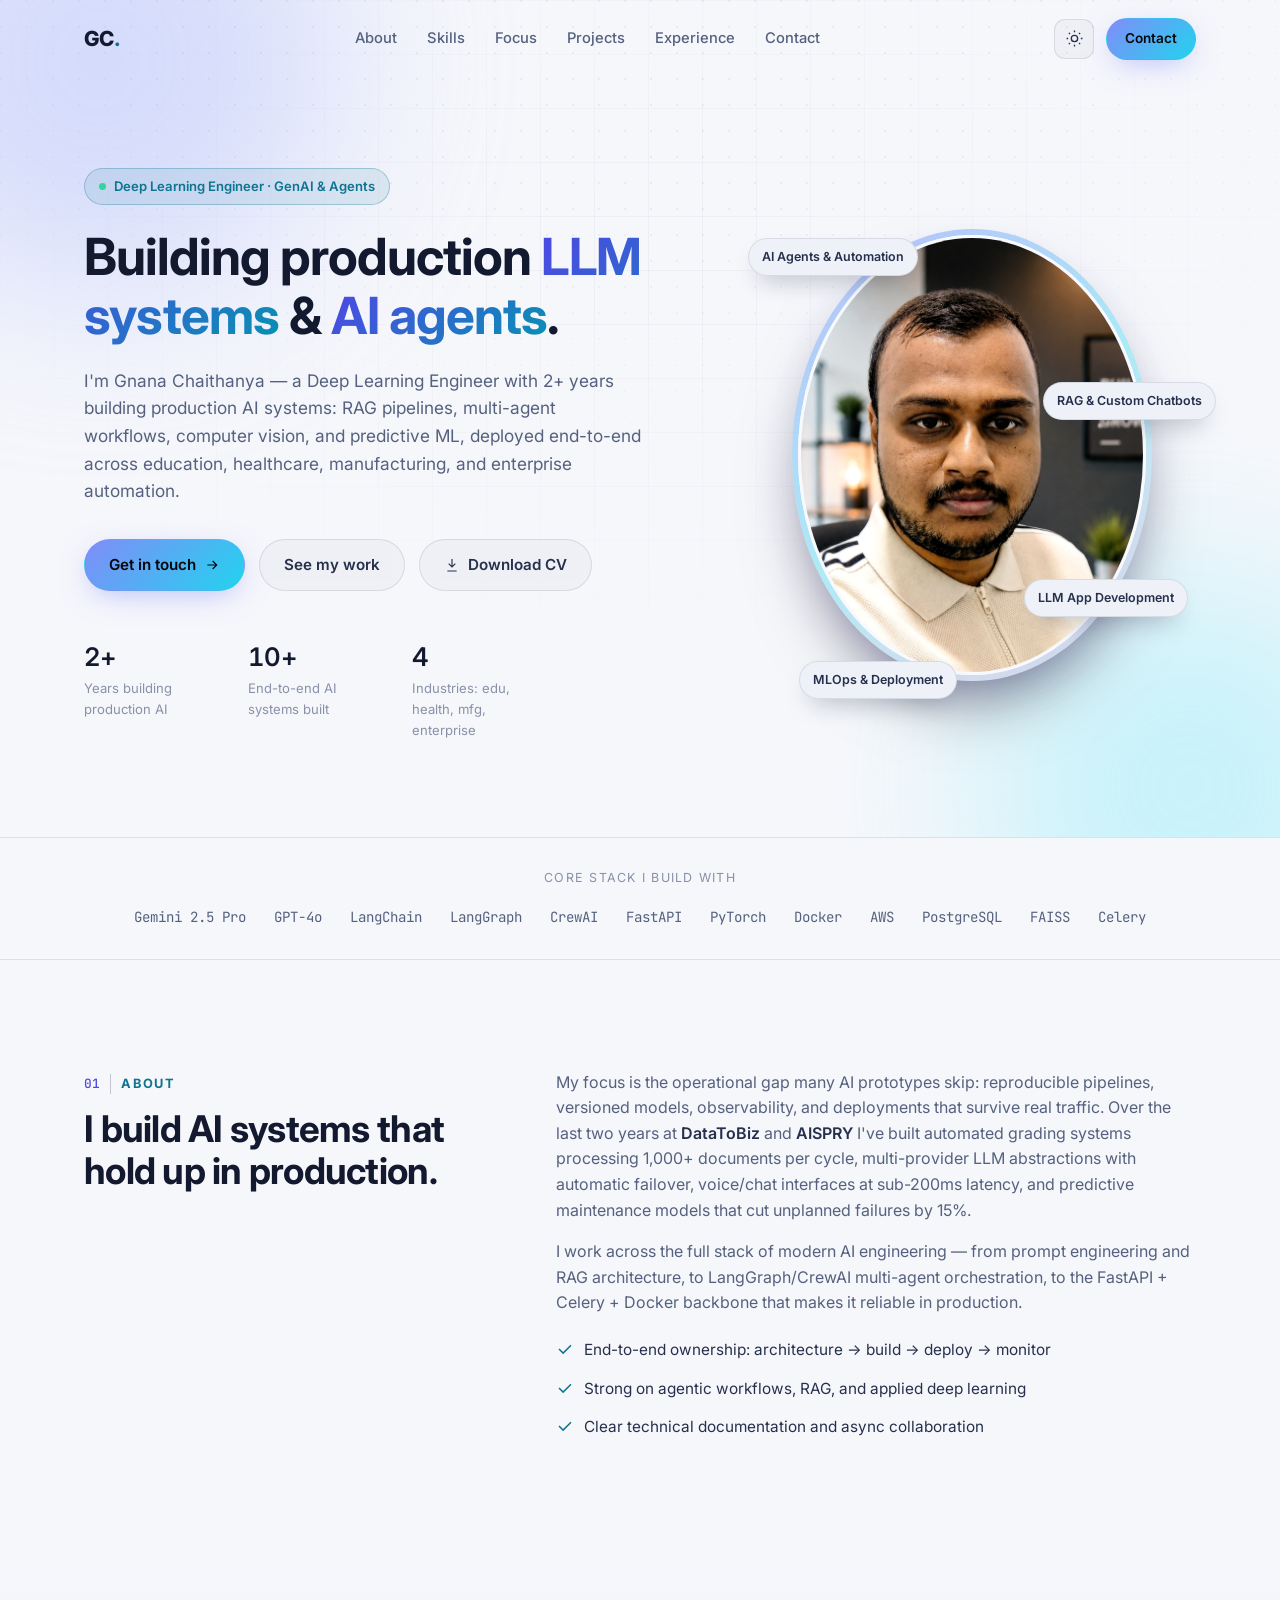
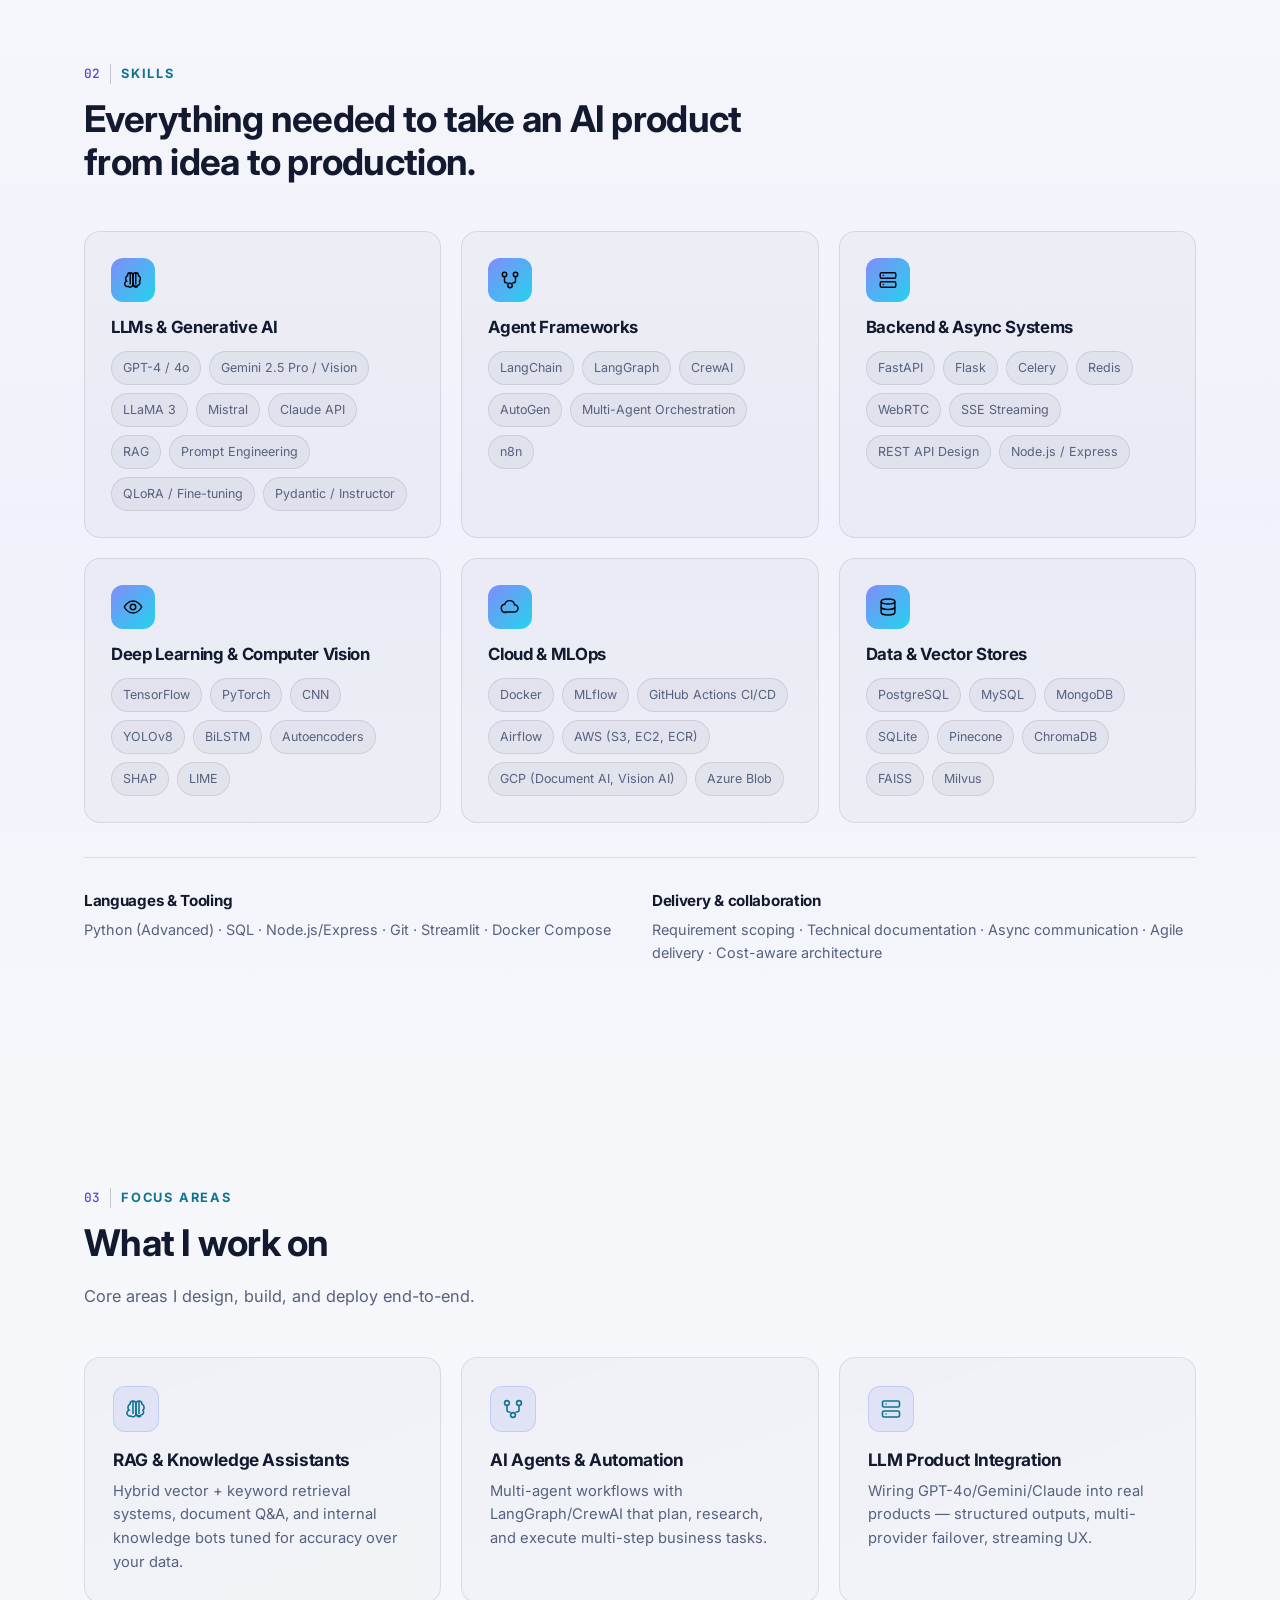
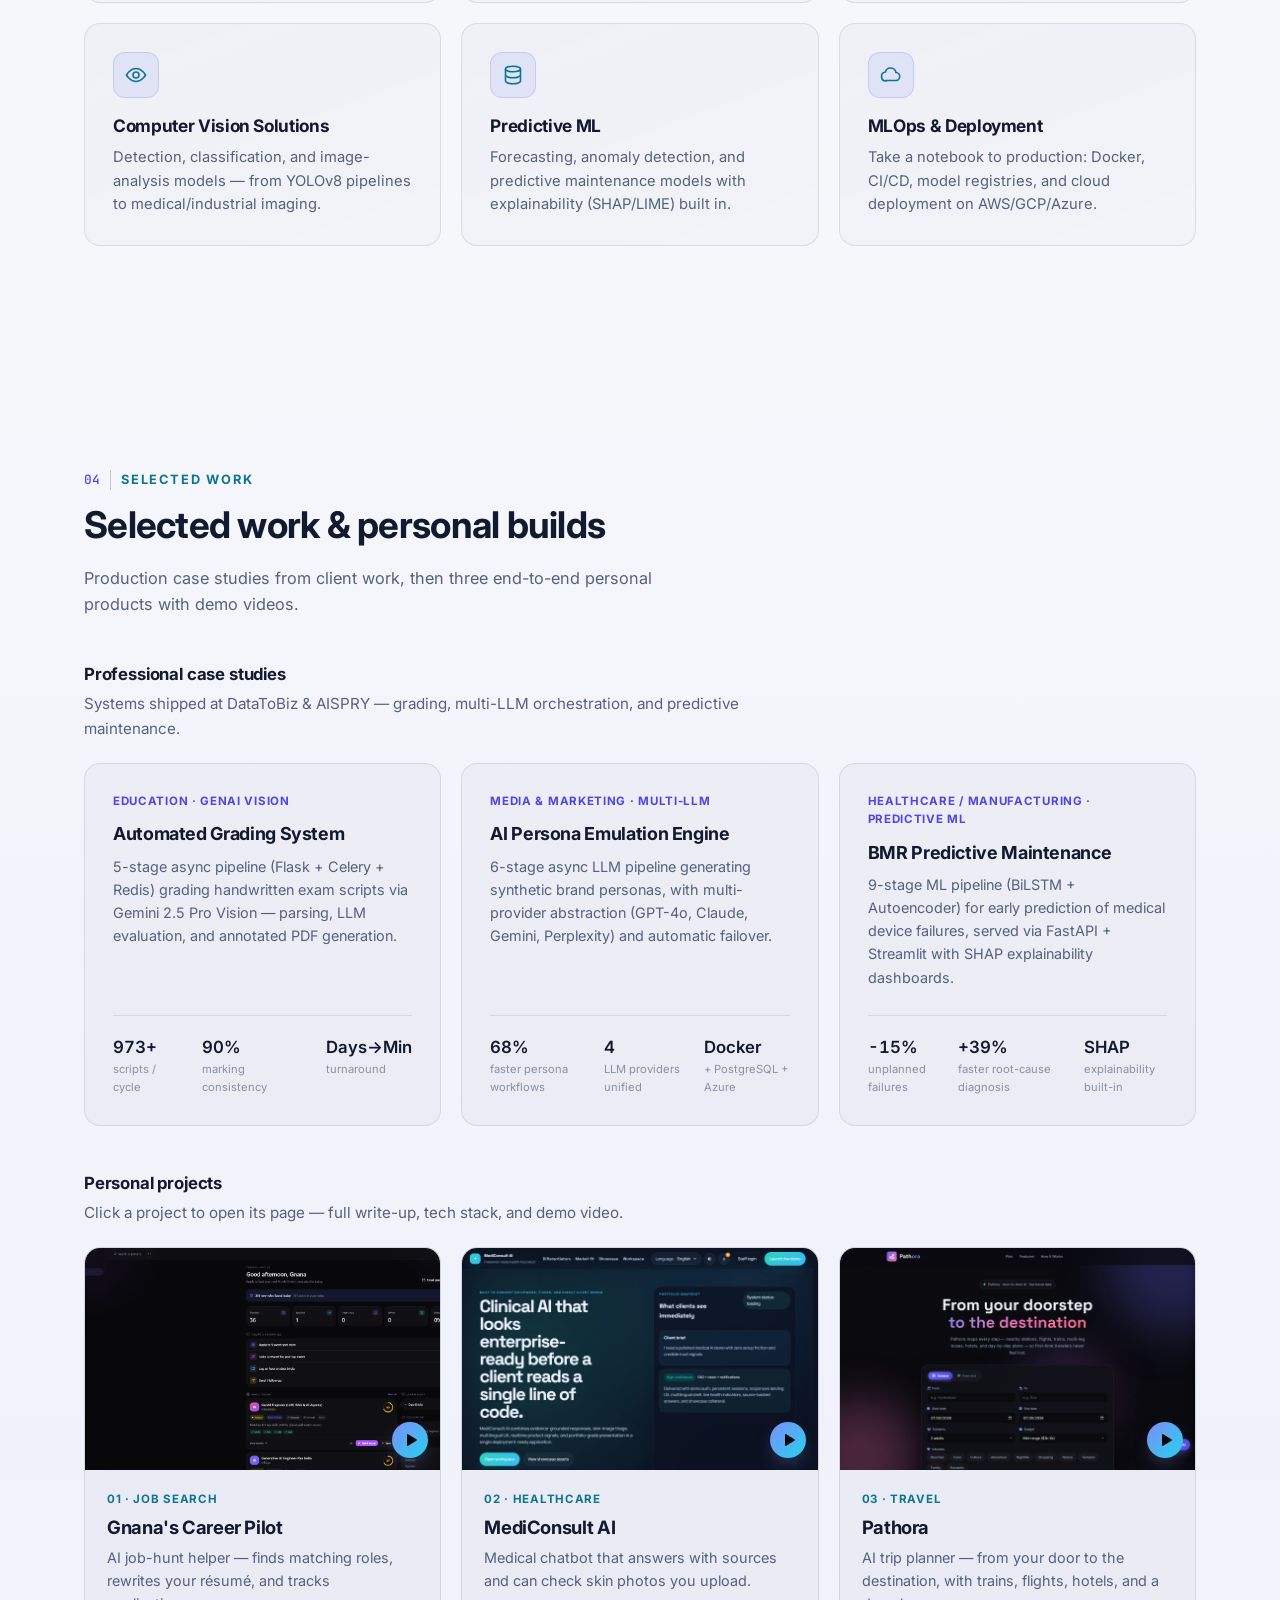
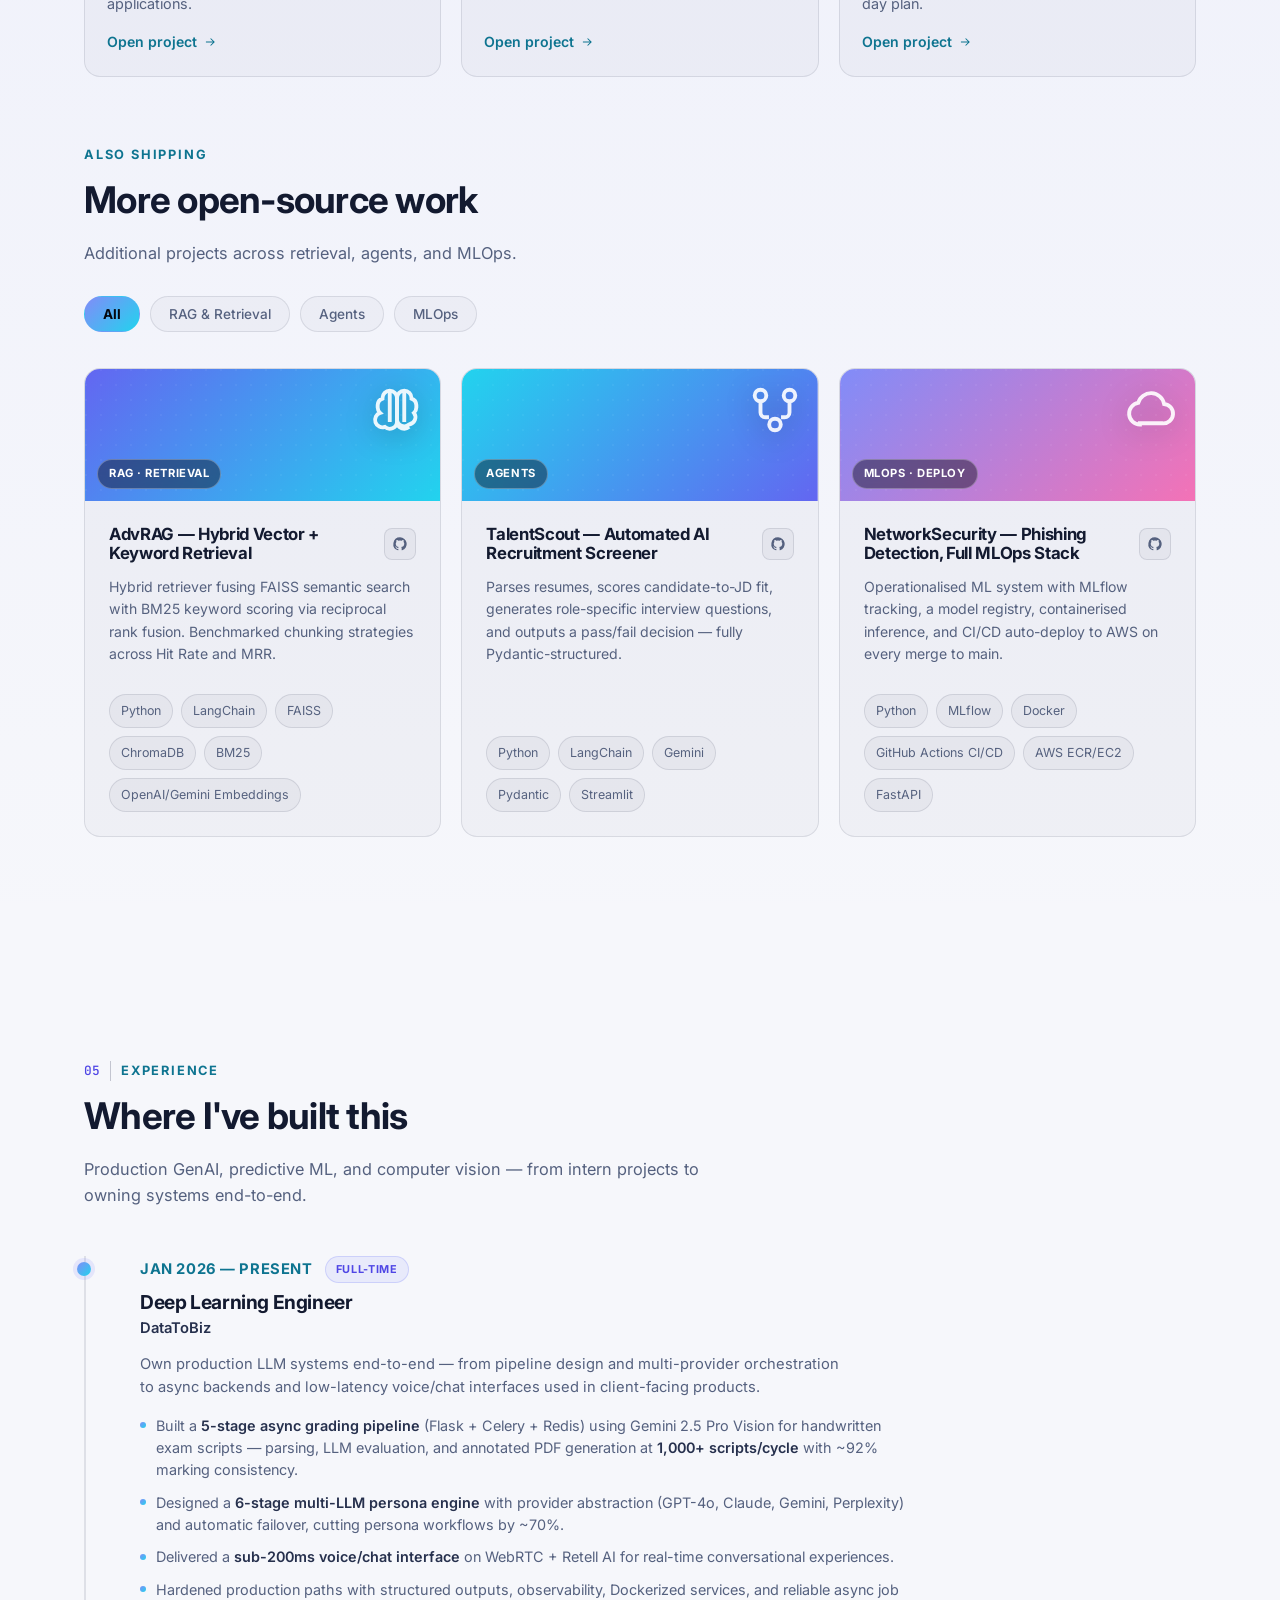
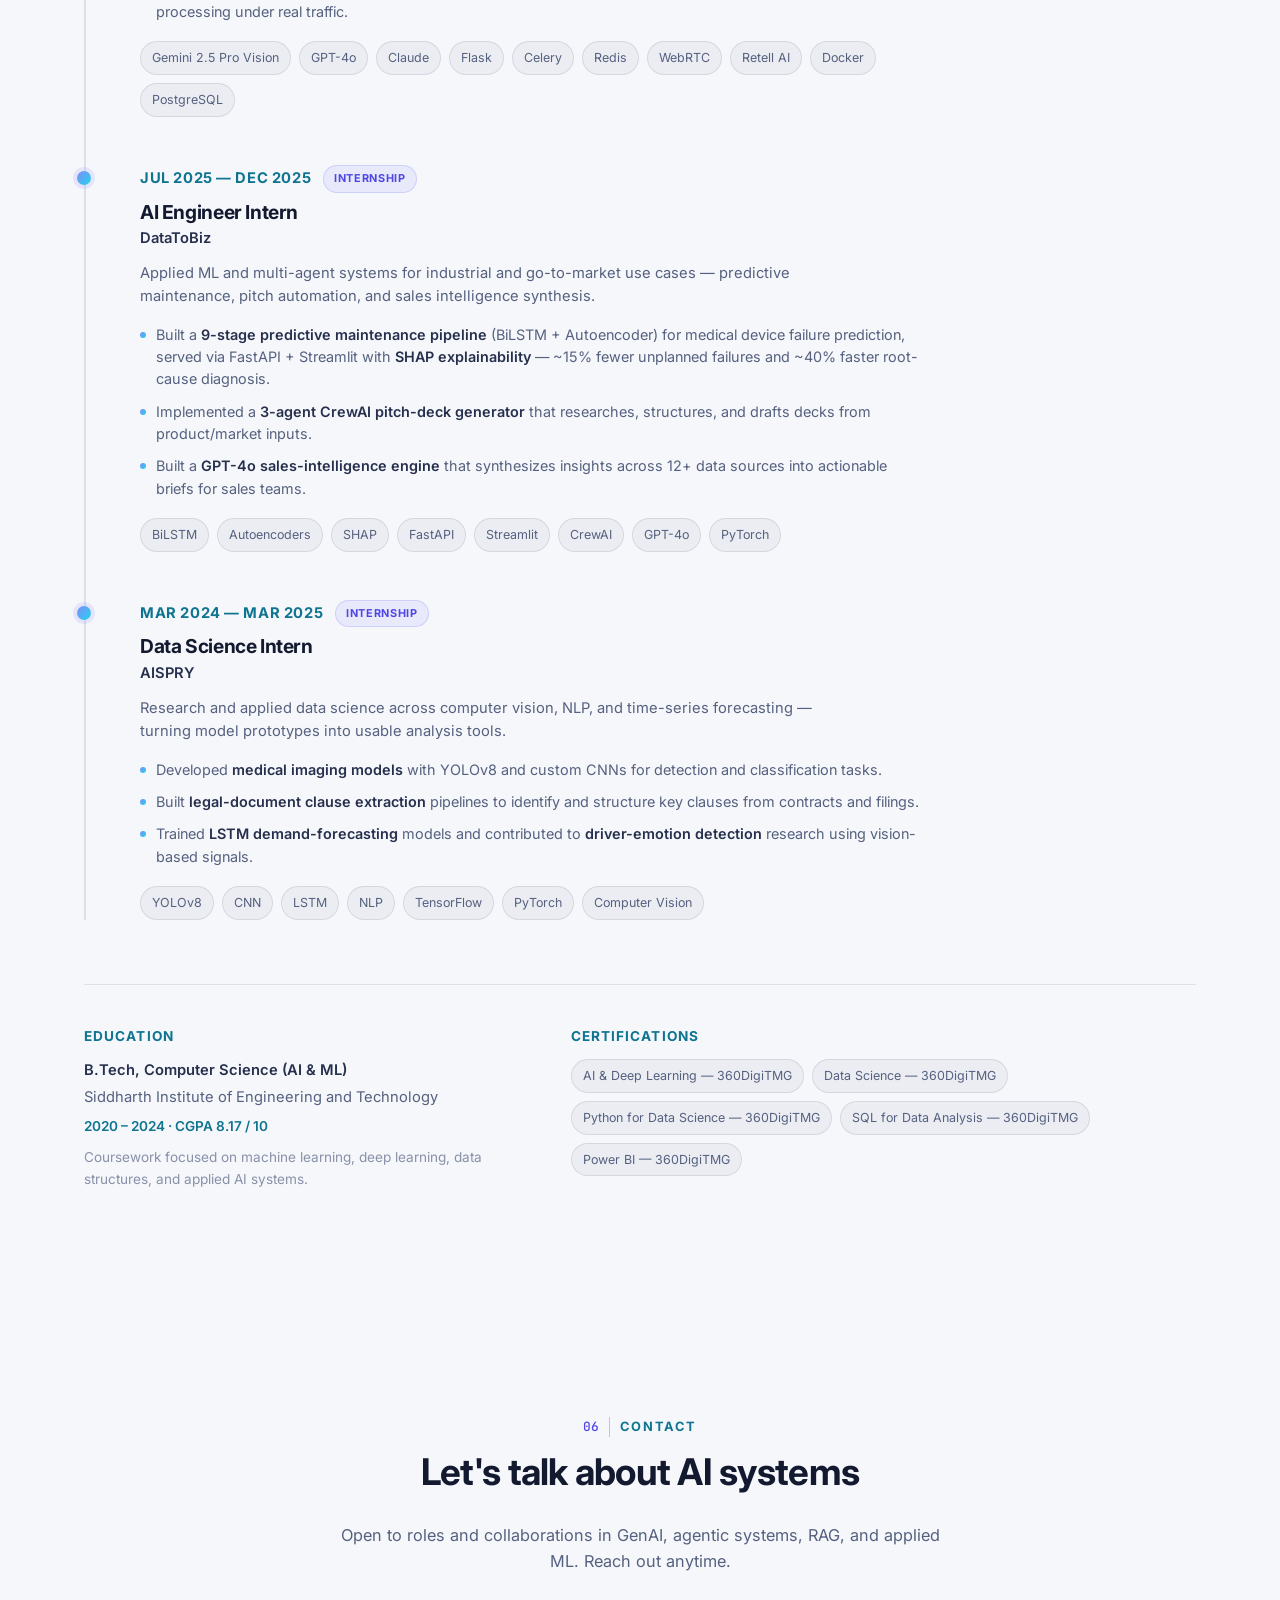
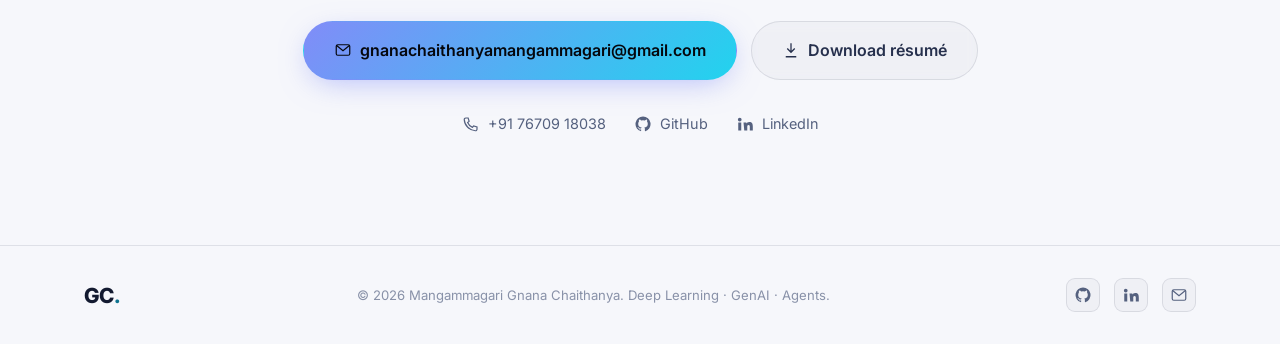
<file: index.html>
<!DOCTYPE html>
<html lang="en">
<head>
<meta charset="UTF-8" />
<meta name="viewport" content="width=device-width, initial-scale=1.0" />
<title>Gnana Chaithanya — Deep Learning Engineer | Agentic AI &amp; GenAI Specialist</title>
<meta name="description" content="Deep Learning Engineer specializing in production LLM systems, multi-agent pipelines, RAG architectures, and predictive ML." />
<meta name="author" content="Mangammagari Gnana Chaithanya" />
<meta name="theme-color" content="#05070d" media="(prefers-color-scheme: dark)" />
<meta name="theme-color" content="#f6f7fb" media="(prefers-color-scheme: light)" />

<!-- Open Graph / social -->
<meta property="og:type" content="website" />
<meta property="og:title" content="Gnana Chaithanya — Deep Learning Engineer | Agentic AI &amp; GenAI Specialist" />
<meta property="og:description" content="Production LLM systems, multi-agent workflows, RAG architectures, computer vision, and predictive ML — built end-to-end." />
<meta property="og:image" content="assets/photo.jpg" />
<meta name="twitter:card" content="summary_large_image" />
<meta name="twitter:title" content="Gnana Chaithanya — Deep Learning Engineer" />
<meta name="twitter:description" content="Production LLM systems, multi-agent workflows, RAG, and predictive ML — built end-to-end." />
<meta name="twitter:image" content="assets/photo.jpg" />

<link rel="icon" href="data:image/svg+xml,%3Csvg xmlns='http://www.w3.org/2000/svg' viewBox='0 0 100 100'%3E%3Crect width='100' height='100' rx='22' fill='%23181433'/%3E%3Ctext x='50' y='68' font-size='52' font-family='Arial' font-weight='700' fill='%2322d3ee' text-anchor='middle'%3EGC%3C/text%3E%3C/svg%3E" />

<!-- Set theme before paint to avoid flash of the wrong theme -->
<script>
  (function () {
    try {
      var saved = localStorage.getItem("theme");
      var theme = saved || (window.matchMedia("(prefers-color-scheme: light)").matches ? "light" : "dark");
      document.documentElement.setAttribute("data-theme", theme);
    } catch (e) {
      document.documentElement.setAttribute("data-theme", "dark");
    }
  })();
</script>

<link rel="preconnect" href="https://fonts.googleapis.com">
<link rel="preconnect" href="https://fonts.gstatic.com" crossorigin>
<link href="https://fonts.googleapis.com/css2?family=Inter:wght@400;500;600;700;800&family=JetBrains+Mono:wght@400;500&display=swap" rel="stylesheet">
<link rel="stylesheet" href="css/style.css?v=9" />
</head>
<body>

<a href="#top" class="skip-link">Skip to content</a>
<div class="scroll-progress" id="scrollProgress" aria-hidden="true"></div>

<!-- Icon sprite -->
<svg style="display:none">
  <symbol id="icon-brain" viewBox="0 0 24 24" fill="none" stroke="currentColor" stroke-width="1.6"><path d="M9 4a3 3 0 0 0-3 3v.3A3 3 0 0 0 4 10v1a3 3 0 0 0 1 2.2A3 3 0 0 0 7 19a3 3 0 0 0 5-2v-1M9 4a3 3 0 0 1 3 3v10a3 3 0 0 1-5 2M9 4v13"/><path d="M15 4a3 3 0 0 1 3 3v.3a3 3 0 0 1 2 2.7v1a3 3 0 0 1-1 2.2 3 3 0 0 1-2 4.8 3 3 0 0 1-5-2v-1M15 4a3 3 0 0 0-3 3v10a3 3 0 0 0 5 2M15 4v13"/></symbol>
  <symbol id="icon-agents" viewBox="0 0 24 24" fill="none" stroke="currentColor" stroke-width="1.6"><circle cx="6" cy="6" r="2.4"/><circle cx="18" cy="6" r="2.4"/><circle cx="12" cy="18" r="2.4"/><path d="M6 8.4V13a2 2 0 0 0 2 2h1.5M18 8.4V13a2 2 0 0 1-2 2h-1.5"/></symbol>
  <symbol id="icon-server" viewBox="0 0 24 24" fill="none" stroke="currentColor" stroke-width="1.6"><rect x="3.5" y="4" width="17" height="6" rx="1.6"/><rect x="3.5" y="14" width="17" height="6" rx="1.6"/><circle cx="7" cy="7" r=".8" fill="currentColor" stroke="none"/><circle cx="7" cy="17" r=".8" fill="currentColor" stroke="none"/></symbol>
  <symbol id="icon-eye" viewBox="0 0 24 24" fill="none" stroke="currentColor" stroke-width="1.6"><path d="M2.5 12S6 5.5 12 5.5 21.5 12 21.5 12 18 18.5 12 18.5 2.5 12 2.5 12Z"/><circle cx="12" cy="12" r="3"/></symbol>
  <symbol id="icon-cloud" viewBox="0 0 24 24" fill="none" stroke="currentColor" stroke-width="1.6"><path d="M7 18a4.5 4.5 0 0 1-.7-8.94A5.5 5.5 0 0 1 17 9.5a4 4 0 0 1-.6 8H7Z"/></symbol>
  <symbol id="icon-data" viewBox="0 0 24 24" fill="none" stroke="currentColor" stroke-width="1.6"><ellipse cx="12" cy="6" rx="7.5" ry="2.8"/><path d="M4.5 6v6c0 1.5 3.4 2.8 7.5 2.8s7.5-1.3 7.5-2.8V6"/><path d="M4.5 12v6c0 1.5 3.4 2.8 7.5 2.8s7.5-1.3 7.5-2.8v-6"/></symbol>
  <symbol id="icon-mail" viewBox="0 0 24 24" fill="none" stroke="currentColor" stroke-width="1.6"><rect x="3" y="5" width="18" height="14" rx="2"/><path d="m3.5 6 8.5 7 8.5-7"/></symbol>
  <symbol id="icon-github" viewBox="0 0 24 24" fill="currentColor" stroke="none"><path d="M12 2a10 10 0 0 0-3.16 19.49c.5.09.68-.22.68-.48v-1.7c-2.78.6-3.37-1.34-3.37-1.34-.46-1.15-1.11-1.46-1.11-1.46-.9-.62.07-.6.07-.6 1 .07 1.53 1.03 1.53 1.03.9 1.52 2.34 1.08 2.91.83.09-.65.35-1.08.63-1.33-2.22-.25-4.56-1.11-4.56-4.94 0-1.09.39-1.98 1.03-2.68-.1-.25-.45-1.27.1-2.65 0 0 .84-.27 2.75 1.02a9.6 9.6 0 0 1 5 0c1.91-1.3 2.75-1.02 2.75-1.02.55 1.38.2 2.4.1 2.65.64.7 1.03 1.59 1.03 2.68 0 3.84-2.34 4.68-4.57 4.93.36.31.68.92.68 1.85v2.75c0 .26.18.58.69.48A10 10 0 0 0 12 2Z"/></symbol>
  <symbol id="icon-linkedin" viewBox="0 0 24 24" fill="currentColor" stroke="none"><path d="M4.98 3.5a2.5 2.5 0 1 0 0 5 2.5 2.5 0 0 0 0-5ZM3 9.98h4v10.52H3zM10 9.98h3.8v1.44h.06c.53-.98 1.83-2.02 3.77-2.02 4.03 0 4.77 2.53 4.77 5.82v5.28h-4v-4.68c0-1.12-.02-2.56-1.57-2.56-1.57 0-1.81 1.2-1.81 2.48v4.76h-4Z"/></symbol>
  <symbol id="icon-phone" viewBox="0 0 24 24" fill="none" stroke="currentColor" stroke-width="1.6"><path d="M5 4h3.2l1.3 4.5-2 1.5a12 12 0 0 0 6.5 6.5l1.5-2 4.5 1.3V19a2 2 0 0 1-2.2 2C10 20.6 3.4 14 3 6.2A2 2 0 0 1 5 4Z"/></symbol>
  <symbol id="icon-arrow" viewBox="0 0 24 24" fill="none" stroke="currentColor" stroke-width="1.8"><path d="M5 12h14M13 6l6 6-6 6"/></symbol>
  <symbol id="icon-check" viewBox="0 0 24 24" fill="none" stroke="currentColor" stroke-width="2"><path d="m4 12 5.5 5.5L20 7"/></symbol>
  <symbol id="icon-menu" viewBox="0 0 24 24" fill="none" stroke="currentColor" stroke-width="1.8"><path d="M3.5 6h17M3.5 12h17M3.5 18h17"/></symbol>
  <symbol id="icon-close" viewBox="0 0 24 24" fill="none" stroke="currentColor" stroke-width="1.8"><path d="m5 5 14 14M19 5 5 19"/></symbol>
  <symbol id="icon-sun" viewBox="0 0 24 24" fill="none" stroke="currentColor" stroke-width="1.7"><circle cx="12" cy="12" r="4"/><path d="M12 2v2M12 20v2M4.9 4.9l1.4 1.4M17.7 17.7l1.4 1.4M2 12h2M20 12h2M4.9 19.1l1.4-1.4M17.7 6.3l1.4-1.4"/></symbol>
  <symbol id="icon-moon" viewBox="0 0 24 24" fill="none" stroke="currentColor" stroke-width="1.7"><path d="M20 14.5A8 8 0 1 1 9.5 4a6.5 6.5 0 0 0 10.5 10.5Z"/></symbol>
  <symbol id="icon-download" viewBox="0 0 24 24" fill="none" stroke="currentColor" stroke-width="1.7"><path d="M12 3v12M7 10l5 5 5-5M5 21h14"/></symbol>
  <symbol id="icon-play" viewBox="0 0 24 24" fill="currentColor" stroke="none"><path d="M8 5.2v13.6a1 1 0 0 0 1.5.86l11-6.8a1 1 0 0 0 0-1.72l-11-6.8A1 1 0 0 0 8 5.2Z"/></symbol>
  <symbol id="icon-external" viewBox="0 0 24 24" fill="none" stroke="currentColor" stroke-width="1.7"><path d="M14 4h6v6M10 14 20 4M18 14v5a1 1 0 0 1-1 1H5a1 1 0 0 1-1-1V7a1 1 0 0 1 1-1h5"/></symbol>
</svg>

<div class="noise-overlay" aria-hidden="true"></div>

<!-- ===== NAV ===== -->
<header class="nav" id="nav">
  <div class="container nav__inner">
    <a href="#top" class="nav__brand">GC<span>.</span></a>
    <nav class="nav__links" id="navLinks">
      <a href="#about">About</a>
      <a href="#skills">Skills</a>
      <a href="#services">Focus</a>
      <a href="#projects">Projects</a>
      <a href="#experience">Experience</a>
      <a href="#contact">Contact</a>
    </nav>
    <div class="nav__actions">
      <button class="theme-toggle" id="themeToggle" aria-label="Toggle light / dark theme">
        <svg class="icon-sun" width="19" height="19"><use href="#icon-sun"/></svg>
        <svg class="icon-moon" width="18" height="18"><use href="#icon-moon"/></svg>
      </button>
      <a href="#contact" class="btn btn--sm btn--primary">Contact</a>
      <button class="nav__toggle" id="navToggle" aria-label="Toggle menu">
        <svg width="22" height="22"><use href="#icon-menu"/></svg>
      </button>
    </div>
  </div>
</header>

<main id="top">

  <!-- ===== HERO ===== -->
  <section class="hero">
    <div class="hero__bg-grid" aria-hidden="true"></div>
    <div class="hero__glow hero__glow--1"></div>
    <div class="hero__glow hero__glow--2"></div>
    <div class="container hero__inner">
      <div class="hero__text reveal">
        <p class="eyebrow"><span class="dot-live"></span> Deep Learning Engineer · GenAI &amp; Agents</p>
        <h1>Building production <span class="text-gradient">LLM systems</span> &amp; <span class="text-gradient">AI agents</span>.</h1>
        <p class="hero__lede">
          I'm Gnana Chaithanya — a Deep Learning Engineer with 2+ years building production AI systems:
          RAG pipelines, multi-agent workflows, computer vision, and predictive ML, deployed end-to-end
          across education, healthcare, manufacturing, and enterprise automation.
        </p>
        <div class="hero__cta">
          <a href="#contact" class="btn btn--primary">Get in touch <svg width="16" height="16"><use href="#icon-arrow"/></svg></a>
          <a href="#projects" class="btn btn--ghost">See my work</a>
          <a href="assets/Gnana_Chaithanya_Resume_2026.pdf" class="btn btn--ghost" download="Gnana_Chaithanya_Resume_2026.pdf">
            <svg width="16" height="16"><use href="#icon-download"/></svg> Download CV
          </a>
        </div>
        <div class="hero__stats">
          <div><strong data-count="2" data-suffix="+">2+</strong><span>Years building production AI</span></div>
          <div><strong data-count="10" data-suffix="+">10+</strong><span>End-to-end AI systems built</span></div>
          <div><strong data-count="4">4</strong><span>Industries: edu, health, mfg, enterprise</span></div>
        </div>
      </div>
      <div class="hero__media reveal">
        <div class="hero__photo-wrap">
          <img src="assets/photo.jpg?v=8" alt="Portrait of Gnana Chaithanya" class="hero__photo" width="440" height="440" />
          <span class="badge-float badge-float--1">AI Agents &amp; Automation</span>
          <span class="badge-float badge-float--2">RAG &amp; Custom Chatbots</span>
          <span class="badge-float badge-float--3">LLM App Development</span>
          <span class="badge-float badge-float--4">MLOps &amp; Deployment</span>
        </div>
      </div>
    </div>
  </section>

  <!-- ===== LOGOS / STACK STRIP ===== -->
  <section class="strip">
    <div class="container">
      <p class="strip__label">Core stack I build with</p>
      <div class="strip__row">
        <span>Gemini 2.5 Pro</span><span>GPT-4o</span><span>LangChain</span><span>LangGraph</span>
        <span>CrewAI</span><span>FastAPI</span><span>PyTorch</span><span>Docker</span>
        <span>AWS</span><span>PostgreSQL</span><span>FAISS</span><span>Celery</span>
      </div>
    </div>
  </section>

  <!-- ===== ABOUT ===== -->
  <section class="section" id="about">
    <div class="container about__grid">
      <div class="reveal">
        <p class="section__eyebrow" data-num="01">About</p>
        <h2 class="section__title">I build AI systems that hold up in production.</h2>
      </div>
      <div class="about__body reveal">
        <p>
          My focus is the operational gap many AI prototypes skip: reproducible pipelines, versioned models,
          observability, and deployments that survive real traffic. Over the last two years at
          <strong>DataToBiz</strong> and <strong>AISPRY</strong> I've built automated grading systems processing
          1,000+ documents per cycle, multi-provider LLM abstractions with automatic failover, voice/chat
          interfaces at sub-200ms latency, and predictive maintenance models that cut unplanned failures by 15%.
        </p>
        <p>
          I work across the full stack of modern AI engineering — from prompt engineering and RAG architecture, to
          LangGraph/CrewAI multi-agent orchestration, to the FastAPI + Celery + Docker backbone that makes it
          reliable in production.
        </p>
        <ul class="about__points">
          <li><svg width="18" height="18"><use href="#icon-check"/></svg> End-to-end ownership: architecture → build → deploy → monitor</li>
          <li><svg width="18" height="18"><use href="#icon-check"/></svg> Strong on agentic workflows, RAG, and applied deep learning</li>
          <li><svg width="18" height="18"><use href="#icon-check"/></svg> Clear technical documentation and async collaboration</li>
        </ul>
      </div>
    </div>
  </section>

  <!-- ===== SKILLS ===== -->
  <section class="section section--alt" id="skills">
    <div class="container">
      <div class="reveal">
        <p class="section__eyebrow" data-num="02">Skills</p>
        <h2 class="section__title">Everything needed to take an AI product from idea to production.</h2>
      </div>
      <div class="skills__grid">

        <div class="skill-card reveal">
          <div class="skill-card__icon"><svg width="22" height="22"><use href="#icon-brain"/></svg></div>
          <h3>LLMs &amp; Generative AI</h3>
          <div class="tags">
            <span>GPT-4 / 4o</span><span>Gemini 2.5 Pro / Vision</span><span>LLaMA 3</span><span>Mistral</span>
            <span>Claude API</span><span>RAG</span><span>Prompt Engineering</span><span>QLoRA / Fine-tuning</span>
            <span>Pydantic / Instructor</span>
          </div>
        </div>

        <div class="skill-card reveal">
          <div class="skill-card__icon"><svg width="22" height="22"><use href="#icon-agents"/></svg></div>
          <h3>Agent Frameworks</h3>
          <div class="tags">
            <span>LangChain</span><span>LangGraph</span><span>CrewAI</span><span>AutoGen</span>
            <span>Multi-Agent Orchestration</span><span>n8n</span>
          </div>
        </div>

        <div class="skill-card reveal">
          <div class="skill-card__icon"><svg width="22" height="22"><use href="#icon-server"/></svg></div>
          <h3>Backend &amp; Async Systems</h3>
          <div class="tags">
            <span>FastAPI</span><span>Flask</span><span>Celery</span><span>Redis</span>
            <span>WebRTC</span><span>SSE Streaming</span><span>REST API Design</span><span>Node.js / Express</span>
          </div>
        </div>

        <div class="skill-card reveal">
          <div class="skill-card__icon"><svg width="22" height="22"><use href="#icon-eye"/></svg></div>
          <h3>Deep Learning &amp; Computer Vision</h3>
          <div class="tags">
            <span>TensorFlow</span><span>PyTorch</span><span>CNN</span><span>YOLOv8</span>
            <span>BiLSTM</span><span>Autoencoders</span><span>SHAP</span><span>LIME</span>
          </div>
        </div>

        <div class="skill-card reveal">
          <div class="skill-card__icon"><svg width="22" height="22"><use href="#icon-cloud"/></svg></div>
          <h3>Cloud &amp; MLOps</h3>
          <div class="tags">
            <span>Docker</span><span>MLflow</span><span>GitHub Actions CI/CD</span><span>Airflow</span>
            <span>AWS (S3, EC2, ECR)</span><span>GCP (Document AI, Vision AI)</span><span>Azure Blob</span>
          </div>
        </div>

        <div class="skill-card reveal">
          <div class="skill-card__icon"><svg width="22" height="22"><use href="#icon-data"/></svg></div>
          <h3>Data &amp; Vector Stores</h3>
          <div class="tags">
            <span>PostgreSQL</span><span>MySQL</span><span>MongoDB</span><span>SQLite</span>
            <span>Pinecone</span><span>ChromaDB</span><span>FAISS</span><span>Milvus</span>
          </div>
        </div>
      </div>

      <div class="skills__extra reveal">
        <div>
          <h4>Languages &amp; Tooling</h4>
          <p>Python (Advanced) · SQL · Node.js/Express · Git · Streamlit · Docker Compose</p>
        </div>
        <div>
          <h4>Delivery &amp; collaboration</h4>
          <p>Requirement scoping · Technical documentation · Async communication · Agile delivery · Cost-aware architecture</p>
        </div>
      </div>
    </div>
  </section>

  <!-- ===== SERVICES ===== -->
  <section class="section" id="services">
    <div class="container">
      <div class="reveal">
        <p class="section__eyebrow" data-num="03">Focus areas</p>
        <h2 class="section__title">What I work on</h2>
        <p class="section__subtitle">Core areas I design, build, and deploy end-to-end.</p>
      </div>
      <div class="services__grid">
        <div class="service-card reveal">
          <div class="service-card__icon"><svg width="24" height="24"><use href="#icon-brain"/></svg></div>
          <h3>RAG &amp; Knowledge Assistants</h3>
          <p>Hybrid vector + keyword retrieval systems, document Q&amp;A, and internal knowledge bots tuned for accuracy over your data.</p>
        </div>
        <div class="service-card reveal">
          <div class="service-card__icon"><svg width="24" height="24"><use href="#icon-agents"/></svg></div>
          <h3>AI Agents &amp; Automation</h3>
          <p>Multi-agent workflows with LangGraph/CrewAI that plan, research, and execute multi-step business tasks.</p>
        </div>
        <div class="service-card reveal">
          <div class="service-card__icon"><svg width="24" height="24"><use href="#icon-server"/></svg></div>
          <h3>LLM Product Integration</h3>
          <p>Wiring GPT-4o/Gemini/Claude into real products — structured outputs, multi-provider failover, streaming UX.</p>
        </div>
        <div class="service-card reveal">
          <div class="service-card__icon"><svg width="24" height="24"><use href="#icon-eye"/></svg></div>
          <h3>Computer Vision Solutions</h3>
          <p>Detection, classification, and image-analysis models — from YOLOv8 pipelines to medical/industrial imaging.</p>
        </div>
        <div class="service-card reveal">
          <div class="service-card__icon"><svg width="24" height="24"><use href="#icon-data"/></svg></div>
          <h3>Predictive ML</h3>
          <p>Forecasting, anomaly detection, and predictive maintenance models with explainability (SHAP/LIME) built in.</p>
        </div>
        <div class="service-card reveal">
          <div class="service-card__icon"><svg width="24" height="24"><use href="#icon-cloud"/></svg></div>
          <h3>MLOps &amp; Deployment</h3>
          <p>Take a notebook to production: Docker, CI/CD, model registries, and cloud deployment on AWS/GCP/Azure.</p>
        </div>
      </div>
    </div>
  </section>

  <!-- ===== PROJECTS ===== -->
  <section class="section section--alt" id="projects">
    <div class="container">
      <div class="reveal">
        <p class="section__eyebrow" data-num="04">Selected Work</p>
        <h2 class="section__title">Selected work &amp; personal builds</h2>
        <p class="section__subtitle">Production case studies from client work, then three end-to-end personal products with demo videos.</p>
      </div>

      <div class="projects-block reveal">
        <div class="projects-block__head">
          <h3 class="projects-block__title">Professional case studies</h3>
          <p class="projects-block__lede">Systems shipped at DataToBiz &amp; AISPRY — grading, multi-LLM orchestration, and predictive maintenance.</p>
        </div>
        <div class="case-grid">
          <div class="case-card reveal">
            <span class="case-card__tag">Education · GenAI Vision</span>
            <h3>Automated Grading System</h3>
            <p>5-stage async pipeline (Flask + Celery + Redis) grading handwritten exam scripts via Gemini 2.5 Pro Vision — parsing, LLM evaluation, and annotated PDF generation.</p>
            <div class="case-card__stats">
              <div><strong data-count="1000" data-suffix="+">1,000+</strong><span>scripts / cycle</span></div>
              <div><strong data-count="92" data-suffix="%">92%</strong><span>marking consistency</span></div>
              <div><strong>Days→Min</strong><span>turnaround</span></div>
            </div>
          </div>
          <div class="case-card reveal">
            <span class="case-card__tag">Media &amp; Marketing · Multi-LLM</span>
            <h3>AI Persona Emulation Engine</h3>
            <p>6-stage async LLM pipeline generating synthetic brand personas, with multi-provider abstraction (GPT-4o, Claude, Gemini, Perplexity) and automatic failover.</p>
            <div class="case-card__stats">
              <div><strong data-count="70" data-suffix="%">70%</strong><span>faster persona workflows</span></div>
              <div><strong data-count="4">4</strong><span>LLM providers unified</span></div>
              <div><strong>Docker</strong><span>+ PostgreSQL + Azure</span></div>
            </div>
          </div>
          <div class="case-card reveal">
            <span class="case-card__tag">Healthcare / Manufacturing · Predictive ML</span>
            <h3>BMR Predictive Maintenance</h3>
            <p>9-stage ML pipeline (BiLSTM + Autoencoder) for early prediction of medical device failures, served via FastAPI + Streamlit with SHAP explainability dashboards.</p>
            <div class="case-card__stats">
              <div><strong data-count="-15" data-suffix="%">-15%</strong><span>unplanned failures</span></div>
              <div><strong data-count="40" data-prefix="+" data-suffix="%">+40%</strong><span>faster root-cause diagnosis</span></div>
              <div><strong>SHAP</strong><span>explainability built-in</span></div>
            </div>
          </div>
        </div>
      </div>

      <div class="projects-block reveal" id="personal-projects">
        <div class="projects-block__head">
          <h3 class="projects-block__title">Personal projects</h3>
          <p class="projects-block__lede">Click a project to open its page — full write-up, tech stack, and demo video.</p>
        </div>

        <div class="spotlight-grid">
          <a class="spotlight-card" href="projects/career-pilot.html">
            <div class="spotlight-card__media">
              <img src="assets/projects/career-pilot/01-today-copilot.png" alt="" loading="lazy" />
              <span class="spotlight-card__play" aria-hidden="true"><svg width="18" height="18"><use href="#icon-play"/></svg></span>
            </div>
            <div class="spotlight-card__body">
              <span class="spotlight-card__tag">01 · Job search</span>
              <h3>Gnana's Career Pilot</h3>
              <p>AI job-hunt helper — finds matching roles, rewrites your résumé, and tracks applications.</p>
              <span class="spotlight-card__cta">Open project <svg width="14" height="14"><use href="#icon-arrow"/></svg></span>
            </div>
          </a>

          <a class="spotlight-card" href="projects/mediconsult.html">
            <div class="spotlight-card__media">
              <img src="assets/projects/mediconsult/landing-overview.png" alt="" loading="lazy" />
              <span class="spotlight-card__play" aria-hidden="true"><svg width="18" height="18"><use href="#icon-play"/></svg></span>
            </div>
            <div class="spotlight-card__body">
              <span class="spotlight-card__tag">02 · Healthcare</span>
              <h3>MediConsult AI</h3>
              <p>Medical chatbot that answers with sources and can check skin photos you upload.</p>
              <span class="spotlight-card__cta">Open project <svg width="14" height="14"><use href="#icon-arrow"/></svg></span>
            </div>
          </a>

          <a class="spotlight-card" href="projects/pathora.html">
            <div class="spotlight-card__media">
              <img src="assets/projects/pathora/01_hero_pathora.png" alt="" loading="lazy" />
              <span class="spotlight-card__play" aria-hidden="true"><svg width="18" height="18"><use href="#icon-play"/></svg></span>
            </div>
            <div class="spotlight-card__body">
              <span class="spotlight-card__tag">03 · Travel</span>
              <h3>Pathora</h3>
              <p>AI trip planner — from your door to the destination, with trains, flights, hotels, and a day plan.</p>
              <span class="spotlight-card__cta">Open project <svg width="14" height="14"><use href="#icon-arrow"/></svg></span>
            </div>
          </a>
        </div>
      </div>

      <div class="reveal more-projects-head">
        <p class="section__eyebrow">Also shipping</p>
        <h2 class="section__title">More open-source work</h2>
        <p class="section__subtitle">Additional projects across retrieval, agents, and MLOps.</p>
      </div>

      <div class="filters reveal" id="filters">
        <button class="filter-btn is-active" data-filter="all">All</button>
        <button class="filter-btn" data-filter="rag">RAG &amp; Retrieval</button>
        <button class="filter-btn" data-filter="agents">Agents</button>
        <button class="filter-btn" data-filter="mlops">MLOps</button>
      </div>

      <div class="project-grid" id="projectGrid">
        <!-- injected by js/script.js -->
      </div>
    </div>
  </section>

  <!-- ===== EXPERIENCE ===== -->
  <section class="section" id="experience">
    <div class="container">
      <div class="reveal">
        <p class="section__eyebrow" data-num="05">Experience</p>
        <h2 class="section__title">Where I've built this</h2>
        <p class="section__subtitle">Production GenAI, predictive ML, and computer vision — from intern projects to owning systems end-to-end.</p>
      </div>
      <div class="timeline">

        <div class="timeline__item reveal">
          <div class="timeline__dot"></div>
          <div class="timeline__content">
            <div class="timeline__meta">
              <p class="timeline__date">Jan 2026 — Present</p>
              <span class="timeline__type">Full-time</span>
            </div>
            <h3>Deep Learning Engineer</h3>
            <p class="timeline__org">DataToBiz</p>
            <p class="timeline__summary">
              Own production LLM systems end-to-end — from pipeline design and multi-provider orchestration to async backends and low-latency voice/chat interfaces used in client-facing products.
            </p>
            <ul class="timeline__bullets">
              <li>
                Built a <strong>5-stage async grading pipeline</strong> (Flask + Celery + Redis) using Gemini 2.5 Pro Vision for handwritten exam scripts — parsing, LLM evaluation, and annotated PDF generation at <strong>1,000+ scripts/cycle</strong> with ~92% marking consistency.
              </li>
              <li>
                Designed a <strong>6-stage multi-LLM persona engine</strong> with provider abstraction (GPT-4o, Claude, Gemini, Perplexity) and automatic failover, cutting persona workflows by ~70%.
              </li>
              <li>
                Delivered a <strong>sub-200ms voice/chat interface</strong> on WebRTC + Retell AI for real-time conversational experiences.
              </li>
              <li>
                Hardened production paths with structured outputs, observability, Dockerized services, and reliable async job processing under real traffic.
              </li>
            </ul>
            <div class="tags timeline__stack">
              <span>Gemini 2.5 Pro Vision</span><span>GPT-4o</span><span>Claude</span>
              <span>Flask</span><span>Celery</span><span>Redis</span><span>WebRTC</span>
              <span>Retell AI</span><span>Docker</span><span>PostgreSQL</span>
            </div>
          </div>
        </div>

        <div class="timeline__item reveal">
          <div class="timeline__dot"></div>
          <div class="timeline__content">
            <div class="timeline__meta">
              <p class="timeline__date">Jul 2025 — Dec 2025</p>
              <span class="timeline__type">Internship</span>
            </div>
            <h3>AI Engineer Intern</h3>
            <p class="timeline__org">DataToBiz</p>
            <p class="timeline__summary">
              Applied ML and multi-agent systems for industrial and go-to-market use cases — predictive maintenance, pitch automation, and sales intelligence synthesis.
            </p>
            <ul class="timeline__bullets">
              <li>
                Built a <strong>9-stage predictive maintenance pipeline</strong> (BiLSTM + Autoencoder) for medical device failure prediction, served via FastAPI + Streamlit with <strong>SHAP explainability</strong> — ~15% fewer unplanned failures and ~40% faster root-cause diagnosis.
              </li>
              <li>
                Implemented a <strong>3-agent CrewAI pitch-deck generator</strong> that researches, structures, and drafts decks from product/market inputs.
              </li>
              <li>
                Built a <strong>GPT-4o sales-intelligence engine</strong> that synthesizes insights across 12+ data sources into actionable briefs for sales teams.
              </li>
            </ul>
            <div class="tags timeline__stack">
              <span>BiLSTM</span><span>Autoencoders</span><span>SHAP</span>
              <span>FastAPI</span><span>Streamlit</span><span>CrewAI</span>
              <span>GPT-4o</span><span>PyTorch</span>
            </div>
          </div>
        </div>

        <div class="timeline__item reveal">
          <div class="timeline__dot"></div>
          <div class="timeline__content">
            <div class="timeline__meta">
              <p class="timeline__date">Mar 2024 — Mar 2025</p>
              <span class="timeline__type">Internship</span>
            </div>
            <h3>Data Science Intern</h3>
            <p class="timeline__org">AISPRY</p>
            <p class="timeline__summary">
              Research and applied data science across computer vision, NLP, and time-series forecasting — turning model prototypes into usable analysis tools.
            </p>
            <ul class="timeline__bullets">
              <li>
                Developed <strong>medical imaging models</strong> with YOLOv8 and custom CNNs for detection and classification tasks.
              </li>
              <li>
                Built <strong>legal-document clause extraction</strong> pipelines to identify and structure key clauses from contracts and filings.
              </li>
              <li>
                Trained <strong>LSTM demand-forecasting</strong> models and contributed to <strong>driver-emotion detection</strong> research using vision-based signals.
              </li>
            </ul>
            <div class="tags timeline__stack">
              <span>YOLOv8</span><span>CNN</span><span>LSTM</span>
              <span>NLP</span><span>TensorFlow</span><span>PyTorch</span>
              <span>Computer Vision</span>
            </div>
          </div>
        </div>

      </div>

      <div class="edu-cert reveal">
        <div class="edu-cert__col">
          <h4>Education</h4>
          <p class="edu-cert__degree"><strong>B.Tech, Computer Science (AI &amp; ML)</strong></p>
          <p>Siddharth Institute of Engineering and Technology</p>
          <p class="edu-cert__meta">2020 – 2024 · CGPA 8.17 / 10</p>
          <p class="edu-cert__note">Coursework focused on machine learning, deep learning, data structures, and applied AI systems.</p>
        </div>
        <div class="edu-cert__col">
          <h4>Certifications</h4>
          <div class="tags">
            <span>AI &amp; Deep Learning — 360DigiTMG</span>
            <span>Data Science — 360DigiTMG</span>
            <span>Python for Data Science — 360DigiTMG</span>
            <span>SQL for Data Analysis — 360DigiTMG</span>
            <span>Power BI — 360DigiTMG</span>
          </div>
        </div>
      </div>
    </div>
  </section>

  <!-- ===== CONTACT ===== -->
  <section class="section section--cta" id="contact">
    <div class="container cta__inner reveal">
      <p class="section__eyebrow" data-num="06">Contact</p>
      <h2 class="section__title">Let's talk about AI systems</h2>
      <p class="section__subtitle">Open to roles and collaborations in GenAI, agentic systems, RAG, and applied ML. Reach out anytime.</p>
      <div class="cta__actions">
        <a href="mailto:gnanachaithanyamangammagari@gmail.com?subject=Hello%20from%20your%20portfolio" class="btn btn--primary btn--lg">
          <svg width="18" height="18"><use href="#icon-mail"/></svg> gnanachaithanyamangammagari@gmail.com
        </a>
        <a href="assets/Gnana_Chaithanya_Resume_2026.pdf" class="btn btn--ghost btn--lg" download="Gnana_Chaithanya_Resume_2026.pdf">
          <svg width="18" height="18"><use href="#icon-download"/></svg> Download résumé
        </a>
      </div>
      <div class="cta__links">
        <a href="tel:+917670918038"><svg width="18" height="18"><use href="#icon-phone"/></svg> +91 76709 18038</a>
        <a href="#" id="githubLink" target="_blank" rel="noopener"><svg width="18" height="18"><use href="#icon-github"/></svg> GitHub</a>
        <a href="#" id="linkedinLink" target="_blank" rel="noopener"><svg width="18" height="18"><use href="#icon-linkedin"/></svg> LinkedIn</a>
      </div>
    </div>
  </section>

</main>

<footer class="footer">
  <div class="container footer__inner">
    <a href="#top" class="nav__brand">GC<span>.</span></a>
    <p>© <span id="year"></span> Mangammagari Gnana Chaithanya. Deep Learning · GenAI · Agents.</p>
    <div class="footer__socials">
      <a href="#" id="githubLink2" target="_blank" rel="noopener" aria-label="GitHub"><svg width="18" height="18"><use href="#icon-github"/></svg></a>
      <a href="#" id="linkedinLink2" target="_blank" rel="noopener" aria-label="LinkedIn"><svg width="18" height="18"><use href="#icon-linkedin"/></svg></a>
      <a href="mailto:gnanachaithanyamangammagari@gmail.com" aria-label="Email"><svg width="18" height="18"><use href="#icon-mail"/></svg></a>
    </div>
  </div>
</footer>

<button id="backToTop" class="back-to-top" aria-label="Back to top">
  <svg width="18" height="18" style="transform:rotate(-90deg)"><use href="#icon-arrow"/></svg>
</button>

<script src="js/script.js?v=9"></script>
</body>
</html>
</file>
<file: css/style.css>
/* ===================== Design tokens ===================== */
:root {
  color-scheme: dark;

  /* Brand (shared across themes) */
  --brand-1: #818cf8;
  --brand-2: #22d3ee;
  --brand-3: #f472b6;
  --gradient: linear-gradient(135deg, #818cf8 0%, #22d3ee 100%);
  --ink-on-accent: #05070d;

  /* Surfaces & text (dark = default) */
  --bg: #05070d;
  --bg-alt: #0a0e1a;
  --surface: rgba(255, 255, 255, 0.045);
  --surface-2: rgba(255, 255, 255, 0.02);
  --surface-hover: rgba(255, 255, 255, 0.08);
  --border: rgba(255, 255, 255, 0.09);
  --border-strong: rgba(255, 255, 255, 0.18);
  --heading: #f5f6fa;
  --text: #e8eaf2;
  --text-dim: #97a0b8;
  --text-faint: #626b85;

  --accent: #a5b4fc;
  --accent-2: #22d3ee;
  --accent-3: #f472b6;
  --gradient-text: linear-gradient(135deg, #a5b4fc 0%, #67e8f9 100%);

  /* Effects */
  --dot-color: rgba(255, 255, 255, 0.035);
  --glow-1: #6366f1;
  --glow-2: #06b6d4;
  --glow-opacity-1: 0.35;
  --glow-opacity-2: 0.25;
  --grid-line: rgba(255, 255, 255, 0.028);
  --nav-bg: rgba(5, 7, 13, 0.72);
  --card-hover-bg: rgba(255, 255, 255, 0.06);
  --chip-bg: rgba(255, 255, 255, 0.05);
  --shadow-glow: 0 0 60px rgba(129, 140, 248, 0.15);
  --shadow-card: 0 22px 50px -30px rgba(0, 0, 0, 0.8);

  /* Scale */
  --radius-sm: 10px;
  --radius-md: 16px;
  --radius-lg: 24px;
  --maxw: 1160px;
  --nav-h: 74px;
  --section-pad: 110px;
  --focus-ring: 0 0 0 3px rgba(129, 140, 248, 0.55);
}

:root[data-theme="light"] {
  color-scheme: light;

  --bg: #f6f7fb;
  --bg-alt: #eef1f8;
  --surface: rgba(15, 23, 55, 0.028);
  --surface-2: rgba(15, 23, 55, 0.015);
  --surface-hover: rgba(15, 23, 55, 0.055);
  --border: rgba(15, 23, 55, 0.10);
  --border-strong: rgba(15, 23, 55, 0.22);
  --heading: #131a30;
  --text: #26304d;
  --text-dim: #55617f;
  --text-faint: #8891a8;

  --accent: #4f46e5;
  --accent-2: #0e7490;
  --accent-3: #db2777;
  --gradient-text: linear-gradient(135deg, #4f46e5 0%, #0891b2 100%);

  --dot-color: rgba(15, 23, 55, 0.05);
  --glow-1: #a5b4fc;
  --glow-2: #67e8f9;
  --glow-opacity-1: 0.4;
  --glow-opacity-2: 0.32;
  --grid-line: rgba(15, 23, 55, 0.04);
  --nav-bg: rgba(246, 247, 251, 0.78);
  --card-hover-bg: #ffffff;
  --chip-bg: rgba(15, 23, 55, 0.04);
  --shadow-glow: 0 20px 60px -30px rgba(79, 70, 229, 0.35);
  --shadow-card: 0 20px 45px -28px rgba(31, 41, 84, 0.28);
  --focus-ring: 0 0 0 3px rgba(79, 70, 229, 0.4);
}

* { box-sizing: border-box; }
html { scroll-behavior: smooth; }

body {
  margin: 0;
  background: var(--bg);
  color: var(--text);
  font-family: "Inter", -apple-system, BlinkMacSystemFont, "Segoe UI", sans-serif;
  line-height: 1.6;
  -webkit-font-smoothing: antialiased;
  overflow-x: hidden;
  transition: background 0.35s ease, color 0.35s ease;
}

h1, h2, h3, h4 { font-weight: 700; line-height: 1.15; margin: 0 0 0.5em; letter-spacing: -0.02em; color: var(--heading); }
p { margin: 0 0 1em; color: var(--text-dim); }
a { color: inherit; text-decoration: none; }
img { max-width: 100%; display: block; }
ul { list-style: none; margin: 0; padding: 0; }
button { font-family: inherit; cursor: pointer; }
strong { color: var(--text); font-weight: 600; }

:focus-visible {
  outline: none;
  box-shadow: var(--focus-ring);
  border-radius: 6px;
}

.container { max-width: var(--maxw); margin: 0 auto; padding: 0 24px; }

/* Skip link */
.skip-link {
  position: absolute; left: 16px; top: -60px; z-index: 200;
  background: var(--gradient); color: var(--ink-on-accent);
  padding: 10px 18px; border-radius: 999px; font-weight: 700; font-size: 0.85rem;
  transition: top 0.2s ease;
}
.skip-link:focus { top: 14px; }

.noise-overlay {
  position: fixed; inset: 0; pointer-events: none; z-index: 1;
  background-image: radial-gradient(circle at 1px 1px, var(--dot-color) 1px, transparent 0);
  background-size: 26px 26px;
  mask-image: radial-gradient(ellipse 80% 60% at 50% 0%, black 40%, transparent 90%);
}

.text-gradient {
  background: var(--gradient-text);
  -webkit-background-clip: text;
  background-clip: text;
  color: transparent;
}

/* ===================== Scroll progress ===================== */
.scroll-progress {
  position: fixed; top: 0; left: 0; right: 0; z-index: 120;
  height: 3px; transform-origin: 0 50%; transform: scaleX(0);
  background: var(--gradient);
  will-change: transform;
}

/* ===================== Buttons ===================== */
.btn {
  display: inline-flex; align-items: center; gap: 8px;
  padding: 13px 24px;
  border-radius: 999px;
  font-weight: 600;
  font-size: 0.95rem;
  border: 1px solid transparent;
  transition: transform 0.2s ease, box-shadow 0.2s ease, background 0.2s ease, border-color 0.2s ease;
  white-space: nowrap;
}
.btn--primary {
  background: var(--gradient);
  color: var(--ink-on-accent);
  box-shadow: 0 8px 30px -8px rgba(129, 140, 248, 0.6);
}
.btn--primary:hover { transform: translateY(-2px); box-shadow: 0 12px 34px -6px rgba(129, 140, 248, 0.75); }
.btn--ghost {
  background: var(--surface);
  border-color: var(--border);
  color: var(--text);
  backdrop-filter: blur(6px);
}
.btn--ghost:hover { background: var(--surface-hover); border-color: var(--border-strong); transform: translateY(-2px); }
.btn--sm { padding: 9px 18px; font-size: 0.85rem; }
.btn--lg { padding: 16px 30px; font-size: 1rem; }

/* ===================== Nav ===================== */
.nav {
  position: fixed; top: 0; left: 0; right: 0; z-index: 100;
  padding: 18px 0;
  transition: background 0.3s ease, border-color 0.3s ease, padding 0.3s ease;
  border-bottom: 1px solid transparent;
}
.nav.is-scrolled {
  background: var(--nav-bg);
  backdrop-filter: blur(14px);
  border-bottom-color: var(--border);
  padding: 11px 0;
}
.nav__inner { display: flex; align-items: center; justify-content: space-between; gap: 18px; }
.nav__brand { font-weight: 800; font-size: 1.3rem; letter-spacing: -0.03em; color: var(--heading); }
.nav__brand span { color: var(--accent-2); }
.nav__links { display: flex; gap: 30px; }
.nav__links a {
  font-size: 0.92rem; font-weight: 500; color: var(--text-dim);
  transition: color 0.2s; position: relative; padding: 4px 0;
}
.nav__links a::after {
  content: ""; position: absolute; left: 0; right: 0; bottom: -3px; height: 2px;
  background: var(--gradient); border-radius: 2px;
  transform: scaleX(0); transform-origin: 0 50%; transition: transform 0.25s ease;
}
.nav__links a:hover { color: var(--text); }
.nav__links a.is-active { color: var(--heading); }
.nav__links a.is-active::after { transform: scaleX(1); }
.nav__actions { display: flex; align-items: center; gap: 12px; }
.theme-toggle {
  width: 40px; height: 40px; border-radius: 11px; flex-shrink: 0;
  display: inline-flex; align-items: center; justify-content: center;
  background: var(--surface); border: 1px solid var(--border); color: var(--text);
  transition: color 0.2s, border-color 0.2s, background 0.2s, transform 0.2s;
}
.theme-toggle:hover { color: var(--accent-2); border-color: var(--border-strong); transform: translateY(-1px); }
.theme-toggle .icon-sun { display: none; }
.theme-toggle .icon-moon { display: block; }
:root[data-theme="light"] .theme-toggle .icon-sun { display: block; }
:root[data-theme="light"] .theme-toggle .icon-moon { display: none; }
.nav__toggle {
  display: none; background: var(--surface); border: 1px solid var(--border);
  color: var(--text); width: 40px; height: 40px; border-radius: 11px;
  align-items: center; justify-content: center;
}

/* ===================== Hero ===================== */
.hero {
  position: relative;
  padding: calc(var(--nav-h) + 94px) 0 96px;
  overflow: hidden;
}
.hero__bg-grid {
  position: absolute; inset: 0; z-index: 0; pointer-events: none;
  background-image:
    linear-gradient(var(--grid-line) 1px, transparent 1px),
    linear-gradient(90deg, var(--grid-line) 1px, transparent 1px);
  background-size: 54px 54px;
  mask-image: radial-gradient(ellipse 75% 65% at 50% 30%, black 0%, transparent 78%);
  -webkit-mask-image: radial-gradient(ellipse 75% 65% at 50% 30%, black 0%, transparent 78%);
}
.hero__glow {
  position: absolute; border-radius: 50%; filter: blur(90px); z-index: 0;
}
.hero__glow--1 { width: 480px; height: 480px; background: var(--glow-1); opacity: var(--glow-opacity-1); top: -180px; left: -140px; }
.hero__glow--2 { width: 420px; height: 420px; background: var(--glow-2); opacity: var(--glow-opacity-2); bottom: -160px; right: -120px; }
.hero__inner {
  position: relative; z-index: 2;
  display: grid; grid-template-columns: 1.15fr 0.85fr; gap: 56px; align-items: center;
}
.eyebrow {
  display: inline-flex; align-items: center; gap: 8px;
  font-size: 0.82rem; font-weight: 600; color: var(--accent-2);
  background: color-mix(in srgb, var(--accent-2) 10%, transparent);
  border: 1px solid color-mix(in srgb, var(--accent-2) 30%, transparent);
  padding: 7px 14px; border-radius: 999px; margin-bottom: 22px;
}
.dot-live { width: 7px; height: 7px; border-radius: 50%; background: #34d399; box-shadow: 0 0 0 0 rgba(52,211,153,.6); animation: pulse 2s infinite; }
@keyframes pulse {
  0% { box-shadow: 0 0 0 0 rgba(52,211,153,.55); }
  70% { box-shadow: 0 0 0 8px rgba(52,211,153,0); }
  100% { box-shadow: 0 0 0 0 rgba(52,211,153,0); }
}
.hero h1 { font-size: clamp(2.1rem, 4vw, 3.35rem); margin-bottom: 22px; }
.hero__lede { font-size: 1.08rem; max-width: 560px; margin-bottom: 34px; }
.hero__cta { display: flex; gap: 14px; flex-wrap: wrap; margin-bottom: 46px; }
.hero__stats { display: flex; gap: 34px; flex-wrap: wrap; }
.hero__stats div { display: flex; flex-direction: column; }
.hero__stats strong { font-size: 1.6rem; color: var(--heading); letter-spacing: -0.02em; }
.hero__stats span { font-size: 0.82rem; color: var(--text-faint); max-width: 130px; }

/* Count-up figures: tabular numerals keep width stable while animating */
.hero__stats strong[data-count],
.case-card__stats strong[data-count],
.featured__stats strong[data-count] { font-variant-numeric: tabular-nums; font-feature-settings: "tnum"; }

.hero__media { display: flex; justify-content: center; }
.hero__photo-wrap {
  position: relative;
  width: min(360px, 80vw);
  padding: 6px;
  border-radius: 50%;
  background: linear-gradient(145deg, rgba(129,140,248,0.55), rgba(34,211,238,0.35), rgba(244,114,182,0.25));
  box-shadow: var(--shadow-glow), 0 36px 70px -24px rgba(0,0,0,0.55);
}
.hero__photo-wrap::before {
  content: "";
  position: absolute; inset: 6px; border-radius: 50%;
  background: var(--bg);
  z-index: 0;
}
.hero__photo {
  position: relative; z-index: 1;
  width: 100%; aspect-ratio: 1/1; object-fit: cover; object-position: center 18%;
  border-radius: 50%;
  border: 3px solid var(--bg);
  display: block;
  filter: saturate(0.98) contrast(1.02);
}
.badge-float {
  position: absolute; z-index: 2; font-size: 0.78rem; font-weight: 600; color: var(--text);
  background: var(--bg-alt); border: 1px solid var(--border);
  padding: 8px 13px; border-radius: 999px; backdrop-filter: blur(8px);
  animation: float 5s ease-in-out infinite;
  box-shadow: 0 12px 26px -12px rgba(15, 23, 55, 0.4);
}
.badge-float--1 { top: 2%; left: -12%; animation-delay: 0s; }
.badge-float--2 { top: 34%; right: -18%; animation-delay: 0.9s; }
.badge-float--3 { bottom: 14%; right: -10%; animation-delay: 1.8s; }
.badge-float--4 { bottom: -4%; left: 2%; animation-delay: 2.7s; }
@keyframes float { 0%,100% { transform: translateY(0); } 50% { transform: translateY(-10px); } }

/* ===================== Stack strip ===================== */
.strip { padding: 30px 0; border-top: 1px solid var(--border); border-bottom: 1px solid var(--border); }
.strip__label { text-align: center; font-size: 0.78rem; text-transform: uppercase; letter-spacing: 0.1em; color: var(--text-faint); margin-bottom: 18px; }
.strip__row { display: flex; flex-wrap: wrap; justify-content: center; gap: 12px 28px; }
.strip__row span { font-size: 0.88rem; color: var(--text-dim); font-family: "JetBrains Mono", monospace; }

/* ===================== Sections ===================== */
.section { padding: var(--section-pad) 0; position: relative; scroll-margin-top: var(--nav-h); }
.section--alt { background: linear-gradient(180deg, transparent, color-mix(in srgb, var(--brand-1) 5%, transparent), transparent); }
.section__eyebrow {
  display: inline-flex; align-items: center; gap: 10px;
  font-size: 0.8rem; font-weight: 700; text-transform: uppercase; letter-spacing: 0.14em;
  color: var(--accent-2); margin-bottom: 14px;
}
.section__eyebrow[data-num]::before {
  content: attr(data-num);
  font-family: "JetBrains Mono", monospace; font-weight: 500; letter-spacing: 0;
  color: var(--accent); padding-right: 10px; border-right: 1px solid var(--border-strong);
}
.section__title { font-size: clamp(1.7rem, 3vw, 2.3rem); color: var(--heading); max-width: 720px; }
.section__subtitle { max-width: 620px; font-size: 1.02rem; margin-top: 10px; }

/* ===================== About ===================== */
.about__grid { display: grid; grid-template-columns: 0.9fr 1.4fr; gap: 60px; }
.about__points { display: flex; flex-direction: column; gap: 14px; margin-top: 22px; }
.about__points li { display: flex; align-items: flex-start; gap: 10px; color: var(--text); font-size: 0.96rem; }
.about__points svg { flex-shrink: 0; margin-top: 2px; color: var(--accent-2); }

/* ===================== Skills ===================== */
.skills__grid { display: grid; grid-template-columns: repeat(3, 1fr); gap: 20px; margin-top: 48px; }
.skill-card {
  background: var(--surface); border: 1px solid var(--border); border-radius: var(--radius-md);
  padding: 26px; transition: transform 0.25s ease, border-color 0.25s ease, background 0.25s ease, box-shadow 0.25s ease;
}
.skill-card:hover { transform: translateY(-4px); border-color: color-mix(in srgb, var(--brand-1) 45%, transparent); background: var(--card-hover-bg); box-shadow: var(--shadow-card); }
.skill-card__icon {
  width: 44px; height: 44px; border-radius: 12px; display: flex; align-items: center; justify-content: center;
  background: var(--gradient); color: var(--ink-on-accent); margin-bottom: 16px;
}
.skill-card h3 { font-size: 1.05rem; margin-bottom: 14px; }
.tags { display: flex; flex-wrap: wrap; gap: 8px; }
.tags span {
  font-size: 0.78rem; padding: 6px 11px; border-radius: 999px;
  background: var(--chip-bg); border: 1px solid var(--border); color: var(--text-dim);
}
.skills__extra {
  display: grid; grid-template-columns: 1fr 1fr; gap: 24px; margin-top: 34px;
  padding-top: 34px; border-top: 1px solid var(--border);
}
.skills__extra h4 { color: var(--heading); font-size: 0.95rem; margin-bottom: 8px; }
.skills__extra p { font-size: 0.9rem; margin: 0; }

/* ===================== Services ===================== */
.services__grid { display: grid; grid-template-columns: repeat(3, 1fr); gap: 20px; margin-top: 48px; }
.service-card {
  background: linear-gradient(160deg, var(--surface), var(--surface-2));
  border: 1px solid var(--border); border-radius: var(--radius-md); padding: 28px;
  transition: transform 0.25s ease, border-color 0.25s, box-shadow 0.25s ease;
}
.service-card:hover { transform: translateY(-4px); border-color: color-mix(in srgb, var(--accent-2) 45%, transparent); box-shadow: var(--shadow-card); }
.service-card__icon {
  width: 46px; height: 46px; border-radius: 12px; display: flex; align-items: center; justify-content: center;
  background: color-mix(in srgb, var(--brand-1) 14%, transparent); color: var(--accent-2); margin-bottom: 18px;
  border: 1px solid color-mix(in srgb, var(--brand-1) 28%, transparent);
}
.service-card h3 { font-size: 1.08rem; margin-bottom: 10px; }
.service-card p { font-size: 0.92rem; margin: 0; }

/* ===================== Case studies ===================== */
.case-grid { display: grid; grid-template-columns: repeat(3, 1fr); gap: 20px; margin-top: 44px; }
.case-card {
  background: var(--surface); border: 1px solid var(--border); border-radius: var(--radius-md);
  padding: 28px; display: flex; flex-direction: column;
  transition: transform 0.25s ease, border-color 0.25s, box-shadow 0.25s ease;
}
.case-card:hover { transform: translateY(-4px); border-color: var(--border-strong); box-shadow: var(--shadow-card); }
.case-card__tag {
  font-size: 0.72rem; font-weight: 700; text-transform: uppercase; letter-spacing: 0.06em;
  color: var(--accent); margin-bottom: 14px;
}
.case-card h3 { font-size: 1.12rem; margin-bottom: 10px; }
.case-card p { font-size: 0.9rem; flex-grow: 1; }
.case-card__stats { display: flex; gap: 16px; padding-top: 18px; margin-top: 12px; border-top: 1px solid var(--border); }
.case-card__stats div { display: flex; flex-direction: column; }
.case-card__stats strong { color: var(--heading); font-size: 1.05rem; }
.case-card__stats span { font-size: 0.7rem; color: var(--text-faint); }

/* ===================== Featured project (Pathora) ===================== */
.featured {
  margin-top: 64px;
  padding: 36px;
  border-radius: var(--radius-lg);
  border: 1px solid color-mix(in srgb, var(--brand-1) 22%, transparent);
  background:
    radial-gradient(ellipse 80% 50% at 10% 0%, color-mix(in srgb, var(--brand-1) 12%, transparent), transparent 55%),
    radial-gradient(ellipse 60% 40% at 100% 100%, color-mix(in srgb, var(--accent-2) 9%, transparent), transparent 50%),
    var(--surface);
  box-shadow: var(--shadow-glow);
  scroll-margin-top: var(--nav-h);
}
.featured__header {
  display: flex; align-items: flex-start; justify-content: space-between; gap: 24px;
  margin-bottom: 28px; flex-wrap: wrap;
}
.featured__lede { max-width: 640px; margin-bottom: 0; }
.featured__links { display: flex; gap: 10px; flex-wrap: wrap; flex-shrink: 0; }

.featured__about {
  display: grid; grid-template-columns: 1fr 1.15fr; gap: 18px;
  margin-bottom: 28px;
}
.featured__about-card {
  background: var(--surface-2);
  border: 1px solid var(--border);
  border-radius: var(--radius-md);
  padding: 22px 24px;
}
.featured__about-card h3 {
  font-size: 0.78rem; text-transform: uppercase; letter-spacing: 0.08em;
  color: var(--accent-2); margin-bottom: 12px;
}
.featured__about-card p {
  font-size: 0.92rem; margin: 0 0 12px; color: var(--text-dim); line-height: 1.55;
}
.featured__about-card p:last-child { margin-bottom: 0; }
.featured__about-intro { margin-bottom: 14px !important; }
.featured__output-list {
  display: flex; flex-direction: column; gap: 12px;
}
.featured__output-list li {
  display: grid; grid-template-columns: 1fr; gap: 2px;
  padding-left: 14px; position: relative;
  font-size: 0.88rem; line-height: 1.4;
}
.featured__output-list li::before {
  content: ""; position: absolute; left: 0; top: 0.45em;
  width: 6px; height: 6px; border-radius: 50%;
  background: var(--gradient);
}
.featured__output-list strong {
  color: var(--heading); font-size: 0.9rem; font-weight: 600;
}
.featured__output-list span {
  color: var(--text-dim); font-size: 0.84rem;
}

.featured__media { margin-bottom: 28px; }
.featured__hero {
  position: relative;
  border-radius: var(--radius-md);
  overflow: hidden;
  border: 1px solid var(--border);
  background: var(--bg-alt);
  aspect-ratio: 16 / 9;
}
.featured__hero img,
.featured__video {
  width: 100%; height: 100%; object-fit: cover; object-position: top center;
  transition: opacity 0.25s ease;
}
.featured__video {
  position: absolute; inset: 0;
  display: block; background: #000; object-fit: contain;
}
.featured__hero img[data-main-img] {
  position: relative; z-index: 1;
}
.featured__hero[data-showing="video"] img[data-main-img] { display: none; }
.featured__hero[data-showing="video"] .featured__video { display: block !important; z-index: 2; }
.featured__hero[data-showing="image"] .featured__video,
.featured__video[hidden] { display: none !important; }
.featured__stage { position: absolute; inset: 0; }
.featured__stage[hidden] { display: none !important; }
.featured__stage.is-active { display: block; }
.featured__thumb-play {
  position: absolute; inset: 0; margin: auto;
  width: 28px; height: 28px; border-radius: 50%;
  display: flex; align-items: center; justify-content: center;
  background: rgba(5,7,13,0.72); color: #fff;
  border: 1px solid rgba(255,255,255,0.35);
  pointer-events: none;
}
.featured__thumb { position: relative; }
/* Diagrams / wide figures: show the whole thing on a clean matte instead of cropping */
.featured__hero--contain { background: #ffffff; }
.featured__hero--contain img { object-fit: contain; object-position: center; }
.featured__caption {
  position: absolute; left: 14px; bottom: 14px; z-index: 3;
  font-size: 0.75rem; font-weight: 600; letter-spacing: 0.02em;
  padding: 7px 12px; border-radius: 999px;
  background: var(--nav-bg); border: 1px solid var(--border);
  color: var(--text-dim); backdrop-filter: blur(8px); max-width: calc(100% - 28px);
}
.featured__thumbs {
  display: grid; grid-template-columns: repeat(8, 1fr); gap: 10px; margin-top: 12px;
}
.featured__thumb {
  padding: 0; border: 2px solid transparent; border-radius: 10px; overflow: hidden;
  background: var(--bg-alt); cursor: pointer; opacity: 0.65;
  transition: opacity 0.2s ease, border-color 0.2s ease, transform 0.2s ease;
  aspect-ratio: 16 / 10;
}
.featured__thumb img { width: 100%; height: 100%; object-fit: cover; object-position: top center; }
.featured__thumb:hover { opacity: 1; transform: translateY(-2px); }
.featured__thumb.is-active {
  opacity: 1; border-color: var(--accent-2);
  box-shadow: 0 0 0 1px color-mix(in srgb, var(--accent-2) 35%, transparent);
}

.featured__body {
  display: grid; grid-template-columns: 1fr 1fr; gap: 24px; margin-bottom: 24px;
}
.featured__body h3 {
  font-size: 0.78rem; text-transform: uppercase; letter-spacing: 0.08em;
  color: var(--accent-2); margin-bottom: 10px;
}
.featured__body p { font-size: 0.92rem; margin: 0; color: var(--text-dim); }

.featured__stats {
  display: grid; grid-template-columns: repeat(4, 1fr); gap: 14px;
  padding: 18px 0; margin-bottom: 18px;
  border-top: 1px solid var(--border); border-bottom: 1px solid var(--border);
}
.featured__stats div { display: flex; flex-direction: column; gap: 4px; }
.featured__stats strong {
  font-size: 1.05rem;
  background: var(--gradient-text); -webkit-background-clip: text; background-clip: text; color: transparent;
}
.featured__stats span { font-size: 0.75rem; color: var(--text-faint); }

.featured__highlights {
  display: grid; grid-template-columns: 1fr 1fr; gap: 10px 20px; margin-bottom: 22px;
}
.featured__highlights li {
  display: flex; align-items: flex-start; gap: 10px;
  font-size: 0.88rem; color: var(--text-dim); line-height: 1.45;
}
.featured__highlights svg { flex-shrink: 0; margin-top: 2px; color: var(--accent-2); }
.featured__highlights code {
  font-family: "JetBrains Mono", monospace; font-size: 0.8em;
  color: var(--accent); background: color-mix(in srgb, var(--brand-1) 12%, transparent);
  padding: 1px 6px; border-radius: 4px;
}
.featured__stack { margin-top: 4px; }

/* ===================== Projects organisation ===================== */
.projects-block { margin-top: 48px; }
.projects-block .case-grid { margin-top: 8px; }
.projects-block__head { margin-bottom: 22px; max-width: 720px; }
.projects-block__title {
  font-size: 1.05rem; margin: 0 0 8px;
  letter-spacing: -0.01em;
}
.projects-block__lede {
  margin: 0; font-size: 0.95rem; color: var(--text-dim);
}
.personal-nav {
  display: grid; grid-template-columns: repeat(3, 1fr); gap: 14px;
  margin: 8px 0 36px;
}
.personal-nav__link {
  display: flex; align-items: center; gap: 14px;
  padding: 16px 18px;
  border-radius: var(--radius-md);
  border: 1px solid var(--border);
  background: var(--surface);
  transition: transform 0.2s ease, border-color 0.2s ease, background 0.2s ease, box-shadow 0.2s ease;
}
.personal-nav__link:hover {
  transform: translateY(-3px);
  border-color: color-mix(in srgb, var(--accent-2) 45%, transparent);
  background: var(--card-hover-bg);
  box-shadow: var(--shadow-card);
}
.personal-nav__idx {
  font-family: "JetBrains Mono", monospace;
  font-size: 0.78rem; font-weight: 600;
  color: var(--accent-2);
  min-width: 1.6rem;
}
.personal-nav__link strong {
  display: block; font-size: 0.98rem; color: var(--heading); margin-bottom: 2px;
}
.personal-nav__link em {
  font-style: normal; font-size: 0.8rem; color: var(--text-faint);
}
.projects-more { margin-top: 4.5rem; }
.more-projects-head { margin-top: 4rem; }

/* Spotlight cards → open project pages */
.spotlight-grid {
  display: grid; grid-template-columns: repeat(3, 1fr); gap: 20px;
  margin: 8px 0 12px;
}
.spotlight-card {
  display: flex; flex-direction: column;
  border-radius: var(--radius-md);
  border: 1px solid var(--border);
  background: var(--surface);
  overflow: hidden;
  transition: transform 0.25s ease, border-color 0.25s ease, box-shadow 0.25s ease;
}
.spotlight-card:hover {
  transform: translateY(-4px);
  border-color: color-mix(in srgb, var(--accent-2) 40%, transparent);
  box-shadow: var(--shadow-card);
}
.spotlight-card__media {
  position: relative; aspect-ratio: 16 / 10; background: var(--bg-alt); overflow: hidden;
}
.spotlight-card__media img {
  width: 100%; height: 100%; object-fit: cover; object-position: top center;
  transition: transform 0.35s ease;
}
.spotlight-card:hover .spotlight-card__media img { transform: scale(1.03); }
.spotlight-card__play {
  position: absolute; right: 12px; bottom: 12px;
  width: 36px; height: 36px; border-radius: 50%;
  display: flex; align-items: center; justify-content: center;
  background: var(--gradient); color: var(--ink-on-accent);
  box-shadow: 0 8px 20px -8px rgba(129, 140, 248, 0.7);
}
.spotlight-card__body { padding: 20px 22px 22px; display: flex; flex-direction: column; flex-grow: 1; }
.spotlight-card__tag {
  font-size: 0.72rem; font-weight: 700; letter-spacing: 0.06em; text-transform: uppercase;
  color: var(--accent-2); margin-bottom: 8px;
}
.spotlight-card h3 { font-size: 1.15rem; margin: 0 0 8px; color: var(--heading); }
.spotlight-card p { font-size: 0.9rem; color: var(--text-dim); margin: 0 0 16px; flex-grow: 1; }
.spotlight-card__cta {
  display: inline-flex; align-items: center; gap: 6px;
  font-size: 0.88rem; font-weight: 600; color: var(--accent-2);
}

/* Project detail pages */
.project-page .nav__links { display: none; }
.project-detail {
  padding: calc(var(--nav-h) + 48px) 0 80px;
}
.project-detail__title {
  font-size: clamp(2rem, 4vw, 2.75rem);
  margin: 0 0 14px;
  letter-spacing: -0.03em;
}
.project-detail__lede {
  font-size: 1.08rem; color: var(--text-dim); max-width: 720px;
  margin: 0 0 32px; line-height: 1.6;
}
.project-detail__cover {
  border-radius: var(--radius-md); overflow: hidden;
  border: 1px solid var(--border); margin-bottom: 40px;
  aspect-ratio: 16 / 9; background: var(--bg-alt);
}
.project-detail__cover img {
  width: 100%; height: 100%; object-fit: cover; object-position: top center;
}
.project-detail__section { margin-bottom: 36px; max-width: 820px; }
.project-detail__section h2 {
  font-size: 1.25rem; margin: 0 0 14px;
}
.project-detail__section p {
  font-size: 0.98rem; color: var(--text-dim); line-height: 1.65; margin: 0 0 12px;
}
.project-detail__list {
  display: flex; flex-direction: column; gap: 12px; margin: 0; padding: 0;
}
.project-detail__list li {
  display: flex; align-items: flex-start; gap: 10px;
  font-size: 0.95rem; color: var(--text-dim); line-height: 1.5;
}
.project-detail__list svg { flex-shrink: 0; margin-top: 3px; color: var(--accent-2); }
.project-detail__shots {
  display: grid; grid-template-columns: repeat(2, 1fr); gap: 16px;
  max-width: 900px;
}
.project-detail__shots figure {
  margin: 0; border-radius: var(--radius-md); overflow: hidden;
  border: 1px solid var(--border); background: var(--surface);
}
.project-detail__shots img {
  width: 100%; aspect-ratio: 16 / 10; object-fit: cover; object-position: top center;
}
.project-detail__shots figcaption {
  padding: 10px 14px; font-size: 0.8rem; color: var(--text-faint);
}
.project-detail__video-block { max-width: 960px; }
.project-detail__video {
  border-radius: var(--radius-md); overflow: hidden;
  border: 1px solid var(--border); background: #000;
  aspect-ratio: 16 / 9;
}
.project-detail__video video,
.project-detail__video--image img {
  width: 100%; height: 100%; display: block; object-fit: contain;
}
.project-detail__video--image { background: var(--bg-alt); }
.project-detail__video--image img { object-fit: cover; object-position: top center; }
.project-detail__footer {
  display: flex; flex-wrap: wrap; gap: 12px;
  margin-top: 48px; padding-top: 28px; border-top: 1px solid var(--border);
}

/* Multi-showcase leftovers kept for compatibility */
.featured--personal { margin-top: 28px; }
.filters { display: flex; flex-wrap: wrap; gap: 10px; margin: 30px 0 36px; }
.filter-btn {
  background: var(--surface); border: 1px solid var(--border); color: var(--text-dim);
  padding: 9px 18px; border-radius: 999px; font-size: 0.85rem; font-weight: 500; transition: all 0.2s ease;
}
.filter-btn:hover { color: var(--text); border-color: var(--border-strong); }
.filter-btn.is-active { background: var(--gradient); color: var(--ink-on-accent); border-color: transparent; font-weight: 700; }

.project-grid { display: grid; grid-template-columns: repeat(3, 1fr); gap: 20px; }
.project-card {
  background: var(--surface); border: 1px solid var(--border); border-radius: var(--radius-md);
  padding: 0; overflow: hidden; display: flex; flex-direction: column; transition: transform 0.25s ease, border-color 0.25s, box-shadow 0.25s ease;
}
.project-card:hover { transform: translateY(-4px); border-color: color-mix(in srgb, var(--brand-3) 40%, transparent); box-shadow: var(--shadow-card); }

/* Project cover thumbnail (generated cover, or real image if provided) */
.project-card__cover {
  position: relative; height: 132px; overflow: hidden;
  display: flex; align-items: flex-end; padding: 12px;
  background-size: cover; background-position: center;
}
.project-card__cover::after {
  content: ""; position: absolute; inset: 0; pointer-events: none;
  background-image: radial-gradient(circle at 1px 1px, rgba(255,255,255,0.22) 1px, transparent 0);
  background-size: 15px 15px; opacity: 0.55; mix-blend-mode: soft-light;
}
.project-card__cover--img::before {
  content: ""; position: absolute; inset: 0;
  background: linear-gradient(to top, rgba(3,5,12,0.7), transparent 60%);
}
.project-card__cover-img { position: absolute; inset: 0; width: 100%; height: 100%; object-fit: cover; }
.project-card__cover-icon {
  position: absolute; top: 12px; right: 14px; color: #fff;
  transform: translateY(0); transition: transform 0.3s ease;
  filter: drop-shadow(0 6px 14px rgba(0,0,0,0.28));
}
.project-card__cover-icon svg { width: 58px; height: 58px; opacity: 0.9; }
.project-card:hover .project-card__cover-icon { transform: translateY(-3px) scale(1.07); }
.project-card__cover-label {
  position: relative; z-index: 1;
  font-size: 0.7rem; font-weight: 700; letter-spacing: 0.05em; text-transform: uppercase;
  color: #fff; background: rgba(5,7,13,0.42); border: 1px solid rgba(255,255,255,0.28);
  padding: 5px 11px; border-radius: 999px; backdrop-filter: blur(6px);
}
.project-card__body { padding: 24px; display: flex; flex-direction: column; flex-grow: 1; }
.project-card__head { display: flex; align-items: center; justify-content: space-between; margin-bottom: 12px; gap: 10px; }
.project-card h3 { font-size: 1.05rem; margin: 0; }
.project-card__actions { display: flex; gap: 8px; flex-shrink: 0; }
.project-card__link {
  width: 32px; height: 32px; border-radius: 8px; background: var(--chip-bg);
  display: flex; align-items: center; justify-content: center; color: var(--text-dim);
  border: 1px solid var(--border); transition: all 0.2s;
}
.project-card__link:hover { color: #fff; background: var(--accent); border-color: transparent; }
.project-card__link--live:hover { background: var(--accent-2); color: var(--ink-on-accent); }
.project-card p { font-size: 0.88rem; flex-grow: 1; }
.project-card .tags { margin-top: 14px; }
.project-card.is-hidden { display: none; }
.project-card__badge {
  display: inline-block; font-size: 0.68rem; font-weight: 700; text-transform: uppercase;
  letter-spacing: 0.06em; color: var(--accent-2); margin-bottom: 8px;
}

/* ===================== Timeline ===================== */
.timeline { position: relative; margin-top: 48px; padding-left: 28px; border-left: 2px solid var(--border); }
.timeline__item { position: relative; padding-bottom: 48px; padding-left: 26px; }
.timeline__item:last-child { padding-bottom: 0; }
.timeline__dot {
  position: absolute; left: -37px; top: 6px; width: 14px; height: 14px; border-radius: 50%;
  background: var(--gradient); box-shadow: 0 0 0 4px color-mix(in srgb, var(--brand-1) 16%, transparent);
}
.timeline__meta {
  display: flex; align-items: center; gap: 12px; flex-wrap: wrap; margin-bottom: 8px;
}
.timeline__date {
  font-size: 0.78rem; color: var(--accent-2); font-weight: 700;
  letter-spacing: 0.04em; text-transform: uppercase; margin: 0;
}
.timeline__type {
  font-size: 0.68rem; font-weight: 700; text-transform: uppercase; letter-spacing: 0.06em;
  padding: 4px 10px; border-radius: 999px;
  background: color-mix(in srgb, var(--brand-1) 12%, transparent); border: 1px solid color-mix(in srgb, var(--brand-1) 28%, transparent);
  color: var(--accent);
}
.timeline__content h3 { font-size: 1.2rem; margin: 0 0 4px; }
.timeline__org {
  font-size: 0.95rem; font-weight: 600; color: var(--text); margin: 0 0 12px !important;
}
.timeline__summary {
  font-size: 0.95rem; color: var(--text-dim); margin: 0 0 16px !important;
  max-width: 760px; line-height: 1.55;
}
.timeline__bullets {
  display: flex; flex-direction: column; gap: 10px;
  margin: 0 0 18px; max-width: 780px; padding: 0;
}
.timeline__bullets li {
  position: relative; padding-left: 16px;
  font-size: 0.9rem; color: var(--text-dim); line-height: 1.55;
}
.timeline__bullets li::before {
  content: ""; position: absolute; left: 0; top: 0.55em;
  width: 6px; height: 6px; border-radius: 50%;
  background: var(--gradient);
}
.timeline__stack { max-width: 780px; }
.timeline__content p { font-size: 0.92rem; margin: 0; max-width: 700px; }

.edu-cert {
  margin-top: 64px; padding-top: 44px; border-top: 1px solid var(--border);
  display: grid; grid-template-columns: 1fr 1.4fr; gap: 40px;
}
.edu-cert__col h4 { font-size: 0.85rem; text-transform: uppercase; letter-spacing: 0.08em; color: var(--accent-2); margin-bottom: 14px; }
.edu-cert__col p { font-size: 0.92rem; margin: 0 0 6px; }
.edu-cert__degree { color: var(--text); margin-bottom: 4px !important; }
.edu-cert__meta { color: var(--accent-2); font-size: 0.85rem !important; font-weight: 600; }
.edu-cert__note { color: var(--text-faint); font-size: 0.85rem !important; margin-top: 10px !important; }

/* ===================== Contact ===================== */
.section--cta { text-align: center; }
.cta__inner { display: flex; flex-direction: column; align-items: center; }
.cta__actions { margin-top: 30px; display: flex; gap: 14px; flex-wrap: wrap; justify-content: center; }
.cta__links { display: flex; gap: 28px; flex-wrap: wrap; justify-content: center; margin-top: 32px; }
.cta__links a { display: flex; align-items: center; gap: 8px; font-size: 0.9rem; color: var(--text-dim); transition: color 0.2s; }
.cta__links a:hover { color: var(--accent-2); }

/* ===================== Footer ===================== */
.footer { border-top: 1px solid var(--border); padding: 32px 0; }
.footer__inner { display: flex; align-items: center; justify-content: space-between; flex-wrap: wrap; gap: 16px; }
.footer__inner p { font-size: 0.82rem; color: var(--text-faint); margin: 0; }
.footer__socials { display: flex; gap: 14px; }
.footer__socials a {
  width: 34px; height: 34px; border-radius: 9px; display: flex; align-items: center; justify-content: center;
  background: var(--surface); border: 1px solid var(--border); color: var(--text-dim); transition: all 0.2s;
}
.footer__socials a:hover { color: var(--heading); border-color: var(--border-strong); }

/* ===================== Back to top ===================== */
.back-to-top {
  position: fixed; bottom: 26px; right: 26px; z-index: 90;
  width: 46px; height: 46px; border-radius: 50%; border: 1px solid var(--border);
  background: var(--nav-bg); backdrop-filter: blur(8px); color: var(--text);
  display: flex; align-items: center; justify-content: center;
  opacity: 0; pointer-events: none; transform: translateY(10px);
  transition: opacity 0.25s ease, transform 0.25s ease, border-color 0.2s, color 0.2s;
}
.back-to-top.is-visible { opacity: 1; pointer-events: auto; transform: translateY(0); }
.back-to-top:hover { border-color: var(--accent-2); color: var(--accent-2); }

/* ===================== Reveal animation ===================== */
.reveal { opacity: 0; transform: translateY(22px); transition: opacity 0.7s ease, transform 0.7s ease; }
.reveal.is-visible { opacity: 1; transform: translateY(0); }

/* ===================== Responsive ===================== */
@media (max-width: 1024px) {
  .hero__inner { grid-template-columns: 1fr; }
  .hero__media { order: -1; }
  .about__grid { grid-template-columns: 1fr; }
  .skills__grid, .services__grid, .case-grid, .project-grid, .spotlight-grid { grid-template-columns: repeat(2, 1fr); }
  .skills__extra, .edu-cert { grid-template-columns: 1fr; }
  .featured__about { grid-template-columns: 1fr; }
  .featured__thumbs { grid-template-columns: repeat(4, 1fr); }
  .featured__stats { grid-template-columns: repeat(2, 1fr); }
  .featured__highlights { grid-template-columns: 1fr; }
  .project-detail__shots { grid-template-columns: 1fr; }
}

@media (max-width: 860px) {
  .nav__links {
    position: fixed; top: 66px; left: 16px; right: 16px;
    background: var(--bg-alt); border: 1px solid var(--border); border-radius: var(--radius-md);
    flex-direction: column; padding: 18px; gap: 6px;
    transform: translateY(-12px); opacity: 0; pointer-events: none; transition: all 0.25s ease;
    box-shadow: var(--shadow-card);
  }
  .nav__links.is-open { transform: translateY(0); opacity: 1; pointer-events: auto; }
  .nav__links a { padding: 12px 10px; border-radius: 8px; }
  .nav__links a::after { display: none; }
  .nav__links a:hover, .nav__links a.is-active { background: var(--surface-hover); }
  .nav__toggle { display: flex; }
  .nav__actions .btn--sm { display: none; }
}

@media (max-width: 720px) {
  :root { --section-pad: 78px; }
  .hero { padding: calc(var(--nav-h) + 46px) 0 70px; }
  .hero__stats { gap: 22px; }
  .skills__grid, .services__grid, .case-grid, .project-grid, .spotlight-grid { grid-template-columns: 1fr; }
  .badge-float { display: none; }
  .featured { padding: 22px; }
  .featured__body { grid-template-columns: 1fr; }
  .featured__thumbs { grid-template-columns: repeat(3, 1fr); gap: 8px; }
  .featured__stats { grid-template-columns: 1fr 1fr; }
}

/* ===================== Reduced motion ===================== */
@media (prefers-reduced-motion: reduce) {
  html { scroll-behavior: auto; }
  *, *::before, *::after {
    animation-duration: 0.001ms !important;
    animation-iteration-count: 1 !important;
    transition-duration: 0.001ms !important;
  }
  .reveal { opacity: 1 !important; transform: none !important; }
}
</file>
